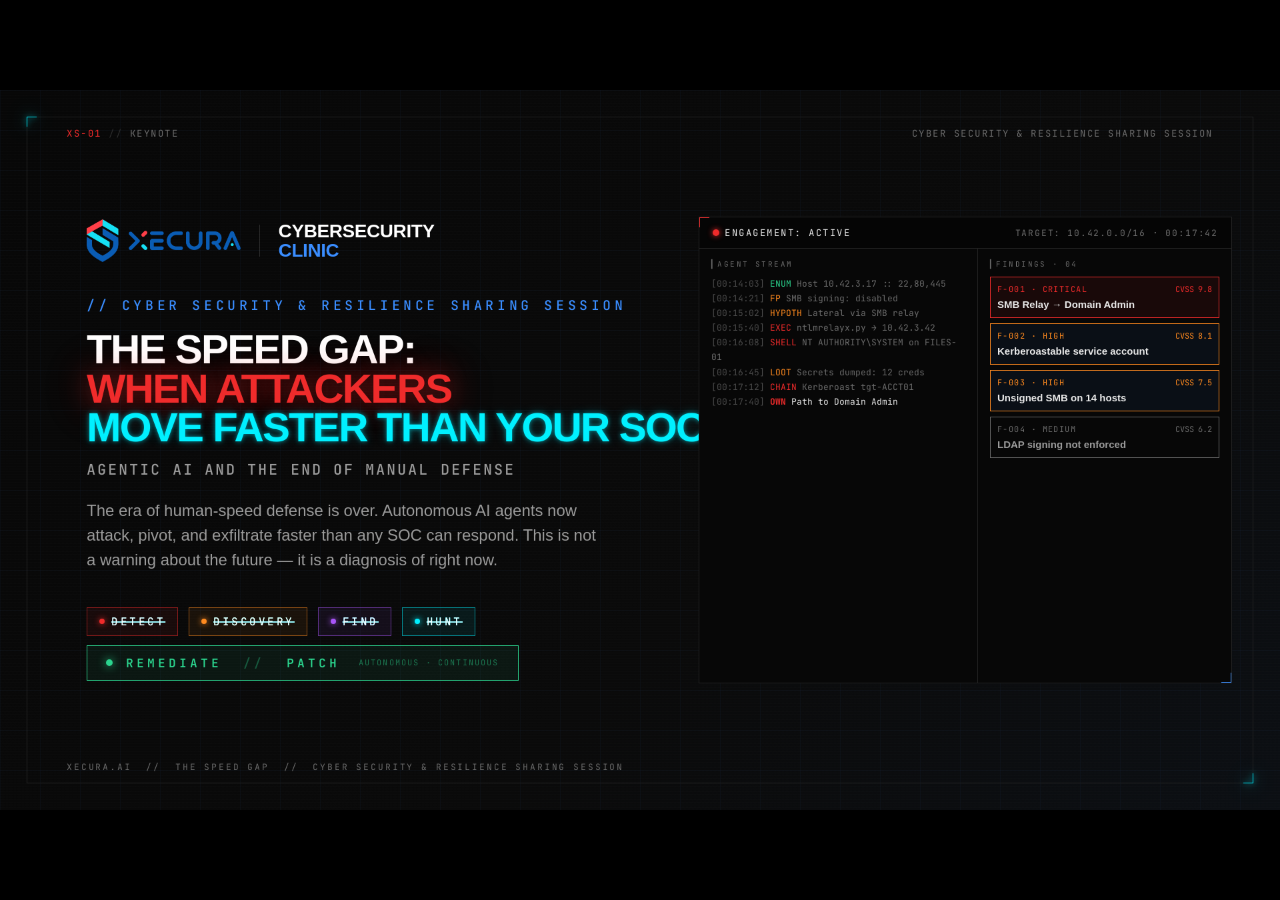
<file: index.html>
<!doctype html>
<html lang="en">
<head>
<meta charset="utf-8" />
<title>The Speed Gap: When Attackers Move Faster Than Your SOC — Cybersecurity Clinic | Cyber Security &amp; Resilience Sharing Session</title>
<link rel="stylesheet" href="styles.css" />
<script src="deck-stage.js"></script>
<style>
  @keyframes pulse-dot {
    0%, 100% { opacity: 1; box-shadow: 0 0 10px var(--red); }
    50%       { opacity: 0.4; box-shadow: 0 0 3px var(--red); }
  }
  /* Watermark disabled on all slides by default */
  section .slide::after {
    display: none !important;
  }
  /* Xecura logo below XS label on slides 2–14 */
  section:nth-of-type(n+2):nth-of-type(-n+14) .slide::after {
    display: block !important;
    background: url('assets/xecura-logo-white.png') no-repeat right center / contain !important;
    width: 140px !important;
    height: 36px !important;
    opacity: 0.75 !important;
    top: 84px !important;
    right: 100px !important;
    bottom: auto !important;
    left: auto !important;
  }
  /* Xecura blue accent */
  :root {
    --xblue: #3a8dff;
    --xpurple: #a855f7;
    --xcyan: #00f0ff;
  }
  @keyframes xblue-pulse {
    0%,100% { box-shadow: 0 0 8px var(--xblue); transform:scale(1); }
    50%      { box-shadow: 0 0 20px var(--xblue), 0 0 36px rgba(58,141,255,0.4); transform:scale(1.35); }
  }
  .tag.xblue { border-color:var(--xblue); color:var(--xblue); background:rgba(58,141,255,0.07); }
  .tag.xblue .dot { background:var(--xblue); animation:xblue-pulse 1.6s ease-in-out infinite; }
  @keyframes xcyan-pulse {
    0%,100% { box-shadow: 0 0 8px var(--xcyan); transform:scale(1); }
    50%      { box-shadow: 0 0 20px var(--xcyan), 0 0 36px rgba(0,240,255,0.4); transform:scale(1.35); }
  }
  .tag.xcyan { border-color:var(--xcyan); color:var(--xcyan); background:rgba(0,240,255,0.07); }
  .tag.xcyan .dot { background:var(--xcyan); animation:xcyan-pulse 1.6s ease-in-out infinite 0.3s; }

  /* ── TV Glitch effect on struck tags ── */
  @keyframes glitch-body {
    0%,88%            { transform:translate(0,0) skewX(0deg); }
    89%               { transform:translate(-4px,0) skewX(-2deg); }
    90%               { transform:translate(4px,1px) skewX(2.5deg); }
    91%               { transform:translate(-2px,-1px) skewX(-1deg); }
    92%               { transform:translate(5px,0) skewX(1.5deg); }
    93%               { transform:translate(-3px,1px) skewX(-2.5deg); }
    94%,100%          { transform:translate(0,0) skewX(0deg); }
  }
  @keyframes glitch-before {
    0%,88%  { clip-path:inset(100% 0 100% 0); transform:translate(0,0);   opacity:0; }
    89%     { clip-path:inset(10% 0 65% 0);   transform:translate(-7px,0); opacity:0.9; }
    90%     { clip-path:inset(55% 0 12% 0);   transform:translate(7px,0);  opacity:0.8; }
    91%     { clip-path:inset(30% 0 48% 0);   transform:translate(-5px,0); opacity:0.85; }
    92%     { clip-path:inset(75% 0 5% 0);    transform:translate(6px,0);  opacity:0.7; }
    93%     { clip-path:inset(42% 0 33% 0);   transform:translate(-4px,0); opacity:0.8; }
    94%,100%{ clip-path:inset(100% 0 100% 0); transform:translate(0,0);   opacity:0; }
  }
  @keyframes glitch-after {
    0%,88%  { clip-path:inset(100% 0 100% 0); transform:translate(0,0);   opacity:0; }
    89%     { clip-path:inset(50% 0 22% 0);   transform:translate(9px,0);  opacity:0.8; }
    90%     { clip-path:inset(8% 0 72% 0);    transform:translate(-8px,0); opacity:0.75; }
    91%     { clip-path:inset(68% 0 18% 0);   transform:translate(6px,0);  opacity:0.7; }
    92%     { clip-path:inset(22% 0 58% 0);   transform:translate(-5px,0); opacity:0.8; }
    93%     { clip-path:inset(82% 0 4% 0);    transform:translate(5px,0);  opacity:0.65; }
    94%,100%{ clip-path:inset(100% 0 100% 0); transform:translate(0,0);   opacity:0; }
  }
  @keyframes glitch-flicker {
    0%,85%,87%,89%,91%,93%,100% { opacity:1; }
    86%,88%,90%,92%              { opacity:0.1; }
  }

  /* Wrapper: positions the ghost layers */
  .gt {
    position: relative;
    display: inline-block;
    animation: glitch-body 3.8s steps(1) infinite;
    text-decoration: line-through;
    text-decoration-thickness: 2px;
  }
  .gt::before, .gt::after {
    content: attr(data-text);
    position: absolute;
    inset: 0;
    font-family: 'JetBrains Mono', monospace;
    font-size: inherit;
    letter-spacing: inherit;
    text-transform: uppercase;
    white-space: nowrap;
    pointer-events: none;
    text-decoration: line-through;
    text-decoration-thickness: 2px;
  }
  .gt::before {
    animation: glitch-before 3.8s steps(1) infinite;
    color: #00f0ff;
    text-decoration-color: #00f0ff;
  }
  .gt::after {
    animation: glitch-after 3.8s steps(1) infinite;
    color: #ffffff;
    text-decoration-color: rgba(255,255,255,0.6);
  }
  /* Per-tag timing offsets */
  .gt-d  { animation-delay: 0s;    } .gt-d::before  { animation-delay: 0s;    } .gt-d::after  { animation-delay: 0s;    }
  .gt-di { animation-delay: 0.9s;  } .gt-di::before { animation-delay: 0.9s;  } .gt-di::after { animation-delay: 0.9s;  }
  .gt-f  { animation-delay: 1.7s;  } .gt-f::before  { animation-delay: 1.7s;  } .gt-f::after  { animation-delay: 1.7s;  }
  .gt-h  { animation-delay: 2.5s;  } .gt-h::before  { animation-delay: 2.5s;  } .gt-h::after  { animation-delay: 2.5s;  }

  .glitch-dot { animation: glitch-flicker 3.8s steps(1) infinite; }

  /* All slides: top-left & bottom-right corners → blue neon */
  .slide-frame::before,
  .slide-frame::after {
    border-color: #00f0ff !important;
    filter: drop-shadow(0 0 5px #00f0ff) drop-shadow(0 0 14px rgba(0,240,255,0.65));
  }

  /* CISO neon blue */
  .neon-ciso {
    color: #00f0ff;
    text-shadow: 0 0 6px rgba(0,240,255,0.5), 0 0 16px rgba(0,240,255,0.25);
  }

  /* Timeline connector */
  .timeline-line {
    width: 2px;
    background: linear-gradient(180deg, var(--red) 0%, #a855f7 50%, var(--xblue) 100%);
    position: absolute;
    left: 50%;
    top: 0; bottom: 0;
    transform: translateX(-50%);
    opacity: 0.35;
  }

  /* Agent node pulse */
  @keyframes agent-ping {
    0%  { transform:scale(1);   opacity:1; }
    70% { transform:scale(2.2); opacity:0; }
    100%{ transform:scale(2.2); opacity:0; }
  }
  .agent-ping::after {
    content:'';
    position:absolute;
    inset:-4px;
    border-radius:50%;
    border:2px solid currentColor;
    animation:agent-ping 2s cubic-bezier(0,0,0.2,1) infinite;
  }

  /* Glowing headline */
  .glow-red {
    color: var(--red);
    text-shadow: 0 0 40px rgba(239,43,43,0.55), 0 0 80px rgba(239,43,43,0.25);
  }
  .glow-blue {
    color: var(--xblue);
    text-shadow: 0 0 40px rgba(58,141,255,0.55), 0 0 80px rgba(58,141,255,0.25);
  }

  /* Cover bg grid */
  .cover-grid {
    position:absolute;
    inset:0;
    background-image:
      linear-gradient(rgba(58,141,255,0.04) 1px, transparent 1px),
      linear-gradient(90deg, rgba(58,141,255,0.04) 1px, transparent 1px);
    background-size: 60px 60px;
    pointer-events:none;
  }
  .xs03-beam {
    position: absolute;
    left: 0;
    width: 6px;
    height: 70px;
    background: linear-gradient(180deg,
      transparent 0%,
      rgba(239,43,43,0.2) 15%,
      rgba(239,43,43,0.85) 42%,
      rgba(255,220,220,0.98) 50%,
      rgba(239,43,43,0.85) 58%,
      rgba(239,43,43,0.2) 85%,
      transparent 100%
    );
    animation: xs03-laser 4s linear infinite;
    box-shadow: 0 0 8px 2px rgba(239,43,43,0.5);
  }
  @keyframes xs03-laser {
    0%   { top: 110%; }
    25%  { top: -70px; }
    50%  { top: 110%; }
    50.001% { top: 110%; }
    100% { top: 110%; }
  }

</style>
</head>
<body>

<deck-stage width="1920" height="1080">

<!-- ============================================================ -->
<!-- 01 COVER                                                     -->
<!-- ============================================================ -->
<section data-label="01 Cover">
  <div class="slide" style="background:linear-gradient(135deg, #070707 0%, #0a0a0a 60%, rgba(58,141,255,0.04) 100%);">
    <div class="scan"></div>
    <div class="cover-grid"></div>
    <div class="slide-frame"></div>

    <div class="slide-meta">
      <div><span class="id">XS-01</span> <span class="sep">//</span> KEYNOTE</div>
      <div>CYBER SECURITY &amp; RESILIENCE SHARING SESSION</div>
    </div>

    <!-- Left content -->
    <div style="position:absolute; inset:0; display:flex; flex-direction:column; justify-content:center; padding:0 130px;">
      <!-- Logo -->
      <div style="margin-bottom:52px; display:flex; align-items:center; gap:28px;">
        <img src="assets/xecura-logo.png" style="height:64px;" alt="Xecura" />
        <div style="width:1px; height:48px; background:rgba(255,255,255,0.15);"></div>
        <div style="font-size:28px; font-weight:800; letter-spacing:-0.015em; line-height:1.05; color:var(--white);">CYBERSECURITY<br/><span style="color:var(--xblue);">CLINIC</span></div>
      </div>

      <div class="eyebrow" style="margin-bottom:24px; color:var(--xblue);">// CYBER SECURITY &amp; RESILIENCE SHARING SESSION</div>

      <h1 style="font-size:62px; font-weight:700; line-height:0.94; letter-spacing:-0.035em; color:var(--white); margin-bottom:20px;">
        THE SPEED GAP:<br/>
        <span class="glow-red">WHEN ATTACKERS</span><br/>
        <span class="neon-ciso">MOVE FASTER THAN YOUR SOC.</span>
      </h1>

      <div class="eyebrow" style="margin-bottom:20px; color:var(--dim); font-size:22px; letter-spacing:0.14em;">Agentic AI and the End of Manual Defense</div>

      <p style="font-size:24px; color:var(--dim); max-width:780px; line-height:1.55; margin-top:8px; margin-bottom:44px;">
        The era of human-speed defense is over. Autonomous AI agents now attack, pivot, and exfiltrate faster than any SOC can respond. This is not a warning about the future — it is a diagnosis of right now.
      </p>

      <div style="display:flex; flex-direction:column; gap:14px; margin-top:8px;">
        <!-- Struck-through old paradigm with glitch -->
        <div style="display:flex; gap:16px; align-items:center;">
          <div class="tag" style="border-color:rgba(239,43,43,0.55); color:#ef2b2b; background:rgba(239,43,43,0.07);">
            <span class="glitch-dot" style="width:8px;height:8px;border-radius:50%;background:#ef2b2b;box-shadow:0 0 10px #ef2b2b;flex-shrink:0;display:inline-block;animation-delay:0s;"></span>
            <span class="gt gt-d" data-text="DETECT" style="color:#ef2b2b; text-decoration-color:#ef2b2b;">DETECT</span>
          </div>
          <div class="tag" style="border-color:rgba(255,138,31,0.55); color:#ff8a1f; background:rgba(255,138,31,0.07);">
            <span class="glitch-dot" style="width:8px;height:8px;border-radius:50%;background:#ff8a1f;box-shadow:0 0 10px #ff8a1f;flex-shrink:0;display:inline-block;animation-delay:0.9s;"></span>
            <span class="gt gt-di" data-text="DISCOVERY" style="color:#ff8a1f; text-decoration-color:#ff8a1f;">DISCOVERY</span>
          </div>
          <div class="tag" style="border-color:rgba(168,85,247,0.55); color:#a855f7; background:rgba(168,85,247,0.07);">
            <span class="glitch-dot" style="width:8px;height:8px;border-radius:50%;background:#a855f7;box-shadow:0 0 10px #a855f7;flex-shrink:0;display:inline-block;animation-delay:1.7s;"></span>
            <span class="gt gt-f" data-text="FIND" style="color:#a855f7; text-decoration-color:#a855f7;">FIND</span>
          </div>
          <div class="tag" style="border-color:rgba(0,240,255,0.55); color:#00f0ff; background:rgba(0,240,255,0.07);">
            <span class="glitch-dot" style="width:8px;height:8px;border-radius:50%;background:#00f0ff;box-shadow:0 0 10px #00f0ff;flex-shrink:0;display:inline-block;animation-delay:2.5s;"></span>
            <span class="gt gt-h" data-text="HUNT" style="color:#00f0ff; text-decoration-color:#00f0ff;">HUNT</span>
          </div>
        </div>
        <!-- New paradigm: full-width REMEDIATE PATCH panel -->
        <div style="display:flex; align-items:center; gap:20px; padding:14px 28px; border:1px solid var(--green); background:rgba(43,212,142,0.07); width:fit-content; min-width:480px;">
          <div style="width:10px; height:10px; border-radius:50%; background:var(--green); box-shadow:0 0 14px var(--green); flex-shrink:0; animation:pulse-green 1.6s ease-in-out infinite;"></div>
          <div class="mono" style="font-size:18px; letter-spacing:0.28em; color:var(--green); text-transform:uppercase; font-weight:600;">REMEDIATE &nbsp;<span style="color:rgba(43,212,142,0.35);">//</span>&nbsp; PATCH</div>
          <div class="mono" style="font-size:12px; letter-spacing:0.18em; color:rgba(43,212,142,0.5); margin-left:8px;">AUTONOMOUS · CONTINUOUS</div>
        </div>
      </div>
    </div>

    <!-- Right: Live dashboard widget (ENGAGEMENT: ACTIVE) -->
    <div style="position:absolute; right:72px; top:50%; transform:translateY(-50%); width:800px; height:700px; border:1px solid var(--line); background:var(--void); overflow:hidden; display:flex; flex-direction:column;">
      <!-- Topbar -->
      <div style="display:flex; align-items:center; justify-content:space-between; padding:14px 20px; border-bottom:1px solid var(--line); background:#050505; flex-shrink:0;">
        <div style="display:flex; gap:8px; align-items:center;">
          <div style="width:10px; height:10px; border-radius:50%; background:var(--red); box-shadow:0 0 8px var(--red);"></div>
          <div class="mono" style="font-size:14px; letter-spacing:0.18em; color:var(--text); text-transform:uppercase;">ENGAGEMENT: ACTIVE</div>
        </div>
        <div class="mono" style="font-size:13px; color:var(--muted); letter-spacing:0.14em;">TARGET: 10.42.0.0/16 · <span id="cover-dash-elapsed">00:17:42</span></div>
      </div>

      <!-- Body: two columns -->
      <div style="display:grid; grid-template-columns:1.1fr 1fr; flex:1; overflow:hidden;">
        <!-- Agent stream log -->
        <div style="padding:16px 18px; border-right:1px solid var(--line); background:#070707; overflow:hidden; display:flex; flex-direction:column;">
          <div class="mono" style="font-size:11px; letter-spacing:0.22em; color:var(--muted); text-transform:uppercase; margin-bottom:12px; flex-shrink:0;">▎AGENT STREAM</div>
          <div id="cover-dash-stream" style="font-family:'JetBrains Mono',monospace; font-size:13px; line-height:1.7; color:#6a6a6a; overflow:hidden; flex:1;">
            <div><span style="color:#4a4a4a;">[00:14:03]</span> <span style="color:#2bd48e;">ENUM</span> Host 10.42.3.17 :: 22,80,445</div>
            <div><span style="color:#4a4a4a;">[00:14:21]</span> <span style="color:#ff8a1f;">FP</span> SMB signing: disabled</div>
            <div><span style="color:#4a4a4a;">[00:15:02]</span> <span style="color:#ff8a1f;">HYPOTH</span> Lateral via SMB relay</div>
            <div><span style="color:#4a4a4a;">[00:15:40]</span> <span style="color:#ef2b2b;">EXEC</span> ntlmrelayx.py → 10.42.3.42</div>
            <div><span style="color:#4a4a4a;">[00:16:08]</span> <span style="color:#ef2b2b;">SHELL</span> NT AUTHORITY\SYSTEM on FILES-01</div>
            <div><span style="color:#4a4a4a;">[00:16:45]</span> <span style="color:#ff8a1f;">LOOT</span> Secrets dumped: 12 creds</div>
            <div><span style="color:#4a4a4a;">[00:17:12]</span> <span style="color:#ef2b2b;">CHAIN</span> Kerberoast tgt-ACCT01</div>
            <div><span style="color:#4a4a4a;">[00:17:40]</span> <span style="color:#ef2b2b; font-weight:700;">OWN</span> <span style="color:#e8e8e8;">Path to Domain Admin</span></div>
          </div>
        </div>

        <!-- Findings panel -->
        <div style="padding:16px 18px; display:flex; flex-direction:column; overflow:hidden;">
          <div class="mono" style="font-size:11px; letter-spacing:0.22em; color:var(--muted); text-transform:uppercase; margin-bottom:12px; flex-shrink:0;">▎FINDINGS · <span id="cover-dash-count">04</span></div>
          <div id="cover-dash-findings-list" style="overflow:hidden; display:flex; flex-direction:column; gap:8px; flex:1;">
            <div data-finding style="border:1px solid #ef2b2b; background:rgba(239,43,43,0.08); padding:10px;">
              <div style="display:flex; justify-content:space-between; align-items:baseline; margin-bottom:6px;">
                <div class="mono" style="font-size:12px; color:#ef2b2b; letter-spacing:0.12em;">F-001 · CRITICAL</div>
                <div class="mono" style="font-size:12px; color:#ef2b2b;">CVSS 9.8</div>
              </div>
              <div style="font-size:15px; font-weight:600; color:#e8e8e8; line-height:1.2;">SMB Relay → Domain Admin</div>
            </div>
            <div data-finding style="border:1px solid #ff8a1f; background:rgba(58,141,255,0.06); padding:10px;">
              <div style="display:flex; justify-content:space-between; align-items:baseline; margin-bottom:6px;">
                <div class="mono" style="font-size:12px; color:#ff8a1f; letter-spacing:0.12em;">F-002 · HIGH</div>
                <div class="mono" style="font-size:12px; color:#ff8a1f;">CVSS 8.1</div>
              </div>
              <div style="font-size:15px; font-weight:600; color:#e8e8e8; line-height:1.2;">Kerberoastable service account</div>
            </div>
            <div data-finding style="border:1px solid #ff8a1f; background:rgba(58,141,255,0.06); padding:10px;">
              <div style="display:flex; justify-content:space-between; align-items:baseline; margin-bottom:6px;">
                <div class="mono" style="font-size:12px; color:#ff8a1f; letter-spacing:0.12em;">F-003 · HIGH</div>
                <div class="mono" style="font-size:12px; color:#ff8a1f;">CVSS 7.5</div>
              </div>
              <div style="font-size:15px; font-weight:600; color:#e8e8e8; line-height:1.2;">Unsigned SMB on 14 hosts</div>
            </div>
            <div data-finding style="border:1px solid #6a6a6a; padding:10px;">
              <div style="display:flex; justify-content:space-between; align-items:baseline; margin-bottom:6px;">
                <div class="mono" style="font-size:12px; color:#6a6a6a; letter-spacing:0.12em;">F-004 · MEDIUM</div>
                <div class="mono" style="font-size:12px; color:#6a6a6a;">CVSS 6.2</div>
              </div>
              <div style="font-size:15px; font-weight:600; color:#9a9a9a; line-height:1.2;">LDAP signing not enforced</div>
            </div>
          </div>
        </div>
      </div>

      <!-- Corner accents -->
      <div style="position:absolute; top:-1px; left:-1px; width:16px; height:16px; border-top:2px solid var(--red); border-left:2px solid var(--red); pointer-events:none;"></div>
      <div style="position:absolute; bottom:-1px; right:-1px; width:16px; height:16px; border-bottom:2px solid var(--xblue); border-right:2px solid var(--xblue); pointer-events:none;"></div>
    </div>

    <div class="brandline">
      <div class="mono" style="color:var(--muted); font-size:13px; letter-spacing:0.22em;">XECURA.AI &nbsp;//&nbsp; THE SPEED GAP &nbsp;//&nbsp; CYBER SECURITY &amp; RESILIENCE SHARING SESSION</div>
    </div>
  </div>
</section>

<!-- ============================================================ -->
<!-- 03 THE DARK WEB ICEBERG                                      -->
<!-- ============================================================ -->
<section data-label="03 The Dark Web Iceberg">
  <div class="slide" style="background:linear-gradient(135deg, #050607 0%, #0a0a0a 65%, rgba(239,43,43,0.03) 100%); overflow:hidden;">
    <div class="slide-frame"></div>
    <div class="slide-meta">
      <div><span class="id">XS-02</span> <span class="sep">//</span> THREAT LANDSCAPE</div>
      <div>THE DARK WEB ICEBERG</div>
    </div>

    <div style="position:absolute; inset:0; display:grid; grid-template-columns:640px 1fr; overflow:hidden;">

      <!-- Left: Iceberg illustration -->
      <div style="position:relative; border-right:1px solid var(--line); background:radial-gradient(ellipse at 50% 12%, rgba(0,240,255,0.07) 0%, transparent 55%); display:flex; align-items:center; justify-content:center;">
        <svg viewBox="0 0 620 800" width="500" height="645" style="overflow:visible;">
          <defs>
            <linearGradient id="icTip" x1="0" y1="0" x2="0" y2="1">
              <stop offset="0%" stop-color="#ffffff"/>
              <stop offset="100%" stop-color="#bfe9ff"/>
            </linearGradient>
            <linearGradient id="icDeep" x1="0" y1="0" x2="0" y2="1">
              <stop offset="0%" stop-color="#3a8dff"/>
              <stop offset="100%" stop-color="#0d2b52"/>
            </linearGradient>
            <linearGradient id="icDark" x1="0" y1="0" x2="0" y2="1">
              <stop offset="0%" stop-color="#1a0a12"/>
              <stop offset="100%" stop-color="#000000"/>
            </linearGradient>
            <linearGradient id="waterBand" x1="0" y1="0" x2="0" y2="1">
              <stop offset="0%" stop-color="rgba(0,240,255,0.14)"/>
              <stop offset="100%" stop-color="rgba(0,240,255,0)"/>
            </linearGradient>
            <clipPath id="underClip">
              <polygon points="200,230 345,230 410,290 450,370 430,460 460,540 410,610 360,670 300,720 240,670 190,610 140,540 170,460 150,370 190,290"/>
            </clipPath>
          </defs>

          <!-- water band -->
          <rect x="0" y="230" width="620" height="500" fill="url(#waterBand)"/>

          <!-- underwater mass: deep web + dark web -->
          <g clip-path="url(#underClip)">
            <rect x="0" y="230" width="620" height="455" fill="url(#icDeep)"/>
            <rect x="0" y="685" width="620" height="120" fill="url(#icDark)"/>
          </g>
          <polygon points="200,230 345,230 410,290 450,370 430,460 460,540 410,610 360,670 300,720 240,670 190,610 140,540 170,460 150,370 190,290" fill="none" stroke="rgba(58,141,255,0.5)" stroke-width="1.5"/>

          <!-- tip above water: surface web -->
          <polygon points="260,70 320,65 345,150 300,230 220,230 200,150" fill="url(#icTip)" stroke="rgba(255,255,255,0.6)" stroke-width="1.5"/>

          <!-- waterline -->
          <path d="M0,230 Q30,220 60,230 T120,230 T180,230 T240,230 T300,230 T360,230 T420,230 T480,230 T540,230 T620,230" fill="none" stroke="#00f0ff" stroke-width="2" opacity="0.55"/>

          <!-- dark web pulse marker -->
          <circle cx="300" cy="710" r="6" fill="#ef2b2b" opacity="0.9">
            <animate attributeName="opacity" values="1;0.3;1" dur="1.6s" repeatCount="indefinite"/>
          </circle>

          <!-- Surface web label -->
          <line x1="345" y1="120" x2="480" y2="90" stroke="rgba(255,255,255,0.35)" stroke-width="1"/>
          <text x="486" y="82" fill="#ffffff" font-family="'JetBrains Mono',monospace" font-size="18" font-weight="700">SURFACE WEB</text>
          <text x="486" y="106" fill="#9a9a9a" font-family="'JetBrains Mono',monospace" font-size="14">~4% · Google, news,</text>
          <text x="486" y="124" fill="#9a9a9a" font-family="'JetBrains Mono',monospace" font-size="14">social media</text>

          <!-- Deep web label -->
          <line x1="450" y1="400" x2="500" y2="400" stroke="rgba(58,141,255,0.45)" stroke-width="1"/>
          <text x="506" y="392" fill="#3a8dff" font-family="'JetBrains Mono',monospace" font-size="18" font-weight="700">DEEP WEB</text>
          <text x="506" y="416" fill="#9a9a9a" font-family="'JetBrains Mono',monospace" font-size="14">~90% · databases, medical</text>
          <text x="506" y="434" fill="#9a9a9a" font-family="'JetBrains Mono',monospace" font-size="14">&amp; financial records</text>

          <!-- Dark web label -->
          <line x1="360" y1="700" x2="480" y2="700" stroke="rgba(239,43,43,0.55)" stroke-width="1"/>
          <text x="486" y="692" fill="#ef2b2b" font-family="'JetBrains Mono',monospace" font-size="18" font-weight="700">DARK WEB</text>
          <text x="486" y="716" fill="#9a9a9a" font-family="'JetBrains Mono',monospace" font-size="14">~6% · Tor, black markets —</text>
          <text x="486" y="734" fill="#9a9a9a" font-family="'JetBrains Mono',monospace" font-size="14">the deepest, most dangerous layer</text>
        </svg>
      </div>

      <!-- Right: Insight content -->
      <div style="padding:76px 68px 56px; display:flex; flex-direction:column; justify-content:center; overflow:hidden;">
        <div class="eyebrow" style="margin-bottom:14px; color:var(--red);">// WHAT LIES BENEATH THE SURFACE</div>
        <h2 class="h-title" style="font-size:46px; margin-bottom:20px;">Entering the dark web is like <span style="color:var(--red);">walking into a black market.</span></h2>
        <p class="body-lg" style="font-size:24px; margin-bottom:24px;">Behind the anonymity of Tor and encrypted marketplaces is not idle curiosity — it's an unregulated bazaar. <span style="color:var(--white);">Weapons, narcotics, malware, and even contract killers</span> are listed, rated, and shipped like ordinary e-commerce.</p>

        <!-- Stat row -->
        <div style="display:grid; grid-template-columns:repeat(4, 1fr); gap:16px; margin-bottom:24px;">
          <div class="stat" style="border-left-color:var(--red); padding:6px 0 6px 16px;">
            <div class="num" style="font-size:36px;"><span id="xs03-a" data-count="15" style="color:var(--red);">0</span><span style="color:var(--red); font-size:0.55em;">B+</span></div>
            <div class="label" style="font-size:12px; letter-spacing:0.1em; margin-top:6px; line-height:1.4;">Stolen credentials circulating dark web forums</div>
          </div>
          <div class="stat" style="border-left-color:var(--xcyan); padding:6px 0 6px 16px;">
            <div class="num" style="font-size:36px;"><span style="color:var(--xcyan); font-size:0.55em;">$</span><span id="xs03-b" data-count="10.5" data-decimals="1" style="color:var(--xcyan);">0</span><span style="color:var(--xcyan); font-size:0.55em;">T</span></div>
            <div class="label" style="font-size:12px; letter-spacing:0.1em; margin-top:6px; line-height:1.4;">Projected annual cost of global cybercrime by 2025</div>
          </div>
          <div class="stat" style="border-left-color:var(--amber); padding:6px 0 6px 16px;">
            <div class="num" style="font-size:36px;"><span id="xs03-c" data-count="60" style="color:var(--amber);">0</span><span style="color:var(--amber); font-size:0.55em;">%</span></div>
            <div class="label" style="font-size:12px; letter-spacing:0.1em; margin-top:6px; line-height:1.4;">Of dark web listings could directly harm an enterprise</div>
          </div>
          <div class="stat" style="border-left-color:var(--xpurple); padding:6px 0 6px 16px;">
            <div class="num" style="font-size:36px;"><span style="color:var(--xpurple); font-size:0.55em;">$</span><span id="xs03-d" data-count="20" style="color:var(--xpurple);">0</span></div>
            <div class="label" style="font-size:12px; letter-spacing:0.1em; margin-top:6px; line-height:1.4;">Avg. price of a single stolen credit card record</div>
          </div>
        </div>
        <div class="mono" style="font-size:11px; color:var(--muted); letter-spacing:0.08em; margin-bottom:20px; margin-top:-10px;">Digital Shadows · Cybersecurity Ventures · Terbium Labs · Privacy Affairs Dark Web Price Index</div>

        <div style="display:grid; grid-template-columns:1fr 1fr; gap:12px;">
          <div style="display:flex; gap:12px; align-items:flex-start; padding:12px 16px; border:1px solid rgba(239,43,43,0.25); background:rgba(239,43,43,0.04);">
            <div class="mono" style="font-size:15px; color:var(--red);">▸</div>
            <div>
              <div style="font-size:16px; font-weight:600; color:var(--white);">Weapons Trafficking</div>
              <div style="font-size:13px; color:var(--dim); margin-top:3px;">Firearms and explosives sold with no ID, no background check.</div>
            </div>
          </div>
          <div style="display:flex; gap:12px; align-items:flex-start; padding:12px 16px; border:1px solid rgba(239,43,43,0.25); background:rgba(239,43,43,0.04);">
            <div class="mono" style="font-size:15px; color:var(--red);">▸</div>
            <div>
              <div style="font-size:16px; font-weight:600; color:var(--white);">Narcotics &amp; Drugs</div>
              <div style="font-size:13px; color:var(--dim); margin-top:3px;">Wholesale drug marketplaces shipping globally, rated like an online store.</div>
            </div>
          </div>
          <div style="display:flex; gap:12px; align-items:flex-start; padding:12px 16px; border:1px solid rgba(239,43,43,0.25); background:rgba(239,43,43,0.04);">
            <div class="mono" style="font-size:15px; color:var(--red);">▸</div>
            <div>
              <div style="font-size:16px; font-weight:600; color:var(--white);">Malware &amp; Exploit Kits</div>
              <div style="font-size:13px; color:var(--dim); margin-top:3px;">Ransomware-as-a-service, zero-days, and botnets available for rent.</div>
            </div>
          </div>
          <div style="display:flex; gap:12px; align-items:flex-start; padding:12px 16px; border:1px solid rgba(239,43,43,0.25); background:rgba(239,43,43,0.04);">
            <div class="mono" style="font-size:15px; color:var(--red);">▸</div>
            <div>
              <div style="font-size:16px; font-weight:600; color:var(--white);">Contract Killers</div>
              <div style="font-size:13px; color:var(--dim); margin-top:3px;">"Hitman-for-hire" listings preying on the desperate and the reckless.</div>
            </div>
          </div>
          <div style="display:flex; gap:12px; align-items:flex-start; padding:12px 16px; border:1px solid rgba(239,43,43,0.25); background:rgba(239,43,43,0.04);">
            <div class="mono" style="font-size:15px; color:var(--red);">▸</div>
            <div>
              <div style="font-size:16px; font-weight:600; color:var(--white);">Stolen Data &amp; Credentials</div>
              <div style="font-size:13px; color:var(--dim); margin-top:3px;">Breached databases, credit cards, and identity kits sold by the thousand.</div>
            </div>
          </div>
          <div style="display:flex; gap:12px; align-items:flex-start; padding:12px 16px; border:1px solid rgba(239,43,43,0.25); background:rgba(239,43,43,0.04);">
            <div class="mono" style="font-size:15px; color:var(--red);">▸</div>
            <div>
              <div style="font-size:16px; font-weight:600; color:var(--white);">Counterfeit Documents</div>
              <div style="font-size:13px; color:var(--dim); margin-top:3px;">Fake passports, IDs, and diplomas manufactured to order.</div>
            </div>
          </div>
        </div>

        <div class="glass-shimmer" style="margin-top:26px; padding:18px 26px; border:1px solid rgba(239,43,43,0.4); background:rgba(239,43,43,0.05); display:flex; align-items:center; gap:18px;">
          <div style="width:6px; min-height:40px; align-self:stretch; background:var(--red);"></div>
          <div style="font-size:19px; color:var(--dim); line-height:1.5;">Only <strong style="color:var(--white);">~4%</strong> of the internet is visible to search engines. The rest — including the darkest 6% — operates far outside anyone's control.</div>
        </div>
      </div>
    </div>
  </div>
</section>

<!-- ============================================================ -->
<!-- 04 MYTHOS: THE ANTHROPIC PARADIGM                            -->
<!-- ============================================================ -->
<section data-label="03 Mythos by Anthropic">
  <div class="slide" style="overflow:hidden;">
    <div class="slide-frame"></div>


    <div class="slide-meta">
      <div><span class="id">XS-03</span> <span class="sep">//</span> ORIGIN</div>
      <div>MYTHOS: THE PARADIGM SHIFT BY ANTHROPIC</div>
    </div>

    <!-- Header -->
    <div style="margin-top:56px; max-width:1720px;">
      <div style="display:flex; align-items:center; gap:20px; margin-bottom:14px;">
        <div class="eyebrow" style="color:var(--red);">// PROJECT GLASSWING · 7 APRIL 2026 · ACCESS RESTRICTED</div>
        <div style="display:inline-flex; align-items:center; gap:8px; border:1px solid rgba(239,43,43,0.5); background:rgba(239,43,43,0.07); padding:5px 12px;">
          <div style="width:7px; height:7px; border-radius:50%; background:var(--red); box-shadow:0 0 8px var(--red); animation:pulse-dot 1.4s ease-in-out infinite;"></div>
          <div class="mono" style="font-size:11px; color:var(--red); letter-spacing:0.2em;">LIVE RESTRICTED</div>
        </div>
      </div>
      <h2 class="h-title" style="font-size:52px; white-space:nowrap;"><span style="color:var(--red);">Claude Mythos</span> — too dangerous for the public.<br/><span style="color:var(--xcyan);">Project Glasswing races to patch first.</span></h2>
      <p class="body-lg" style="margin-top:16px;">
        Anthropic's most capable model — above Opus — identified over 1,000 zero-days autonomously across every major OS and browser. Not released to the public. Partners race to fix critical infrastructure before adversaries build the same.
      </p>
    </div>

    <!-- Stat grid -->
    <div style="display:grid; grid-template-columns:repeat(4, 1fr); gap:20px; margin-top:36px;">
      <div class="stat" style="position:relative;">
        <div style="position:absolute;left:0;top:0;width:6px;height:100%;z-index:5;pointer-events:none;overflow:hidden;"><div class="xs03-beam"></div></div>
        <div class="num"><span id="c05-a" data-count="1000" style="color:var(--red);">0</span><span style="color:var(--red); font-size:0.5em;">+</span></div>
        <div class="label">Zero-days found autonomously</div>
        <div style="font-size:11px; color:var(--muted); margin-top:8px; font-family:'JetBrains Mono',monospace;">Anthropic · red.anthropic.com · 2026</div>
      </div>
      <div class="stat" style="position:relative;">
        <div style="position:absolute;left:0;top:0;width:6px;height:100%;z-index:5;pointer-events:none;overflow:hidden;"><div class="xs03-beam"></div></div>
        <div class="num"><span style="color:var(--xcyan);">$</span><span id="c05-b" data-count="100" style="color:var(--xcyan);">0</span><span style="color:var(--xcyan); font-size:0.5em;">M</span></div>
        <div class="label">Glasswing model usage credits</div>
        <div style="font-size:11px; color:var(--muted); margin-top:8px; font-family:'JetBrains Mono',monospace;">Anthropic · Project Glasswing · 2026</div>
      </div>
      <div class="stat" style="position:relative;">
        <div style="position:absolute;left:0;top:0;width:6px;height:100%;z-index:5;pointer-events:none;overflow:hidden;"><div class="xs03-beam"></div></div>
        <div class="num"><span id="c05-c" data-count="40" style="color:var(--xpurple);">0</span><span style="color:var(--xpurple); font-size:0.5em;">+</span></div>
        <div class="label">Organizations with access</div>
        <div style="font-size:11px; color:var(--muted); margin-top:8px; font-family:'JetBrains Mono',monospace;">12 launch partners + 40+ additional orgs</div>
      </div>
      <div class="stat" style="position:relative;">
        <div style="position:absolute;left:0;top:0;width:6px;height:100%;z-index:5;pointer-events:none;overflow:hidden;"><div class="xs03-beam"></div></div>
        <div class="num"><span id="c05-d" data-count="27" style="color:var(--amber);">0</span><span style="color:var(--amber); font-size:0.5em;">yr</span></div>
        <div class="label">Oldest vuln found — OpenBSD</div>
        <div style="font-size:11px; color:var(--muted); margin-top:8px; font-family:'JetBrains Mono',monospace;">Anthropic Mythos Preview Report · 2026</div>
      </div>
    </div>

    <!-- Detail banner -->
    <div class="glass-shimmer" style="margin-top:32px; border:1px solid rgba(239,43,43,0.4); background:rgba(239,43,43,0.05); padding:24px 36px;">
      <div class="eyebrow" style="margin-bottom:16px; font-size:19px; color:var(--green);">// WHAT MYTHOS &amp; PROJECT GLASSWING REVEALED</div>
      <div style="display:grid; grid-template-columns:1fr 1fr 1fr 1fr; gap:32px;">
        <div>
          <div style="font-size:22px; font-weight:600; color:var(--white); margin-bottom:8px;">Autonomous Exploitation</div>
          <div style="font-size:19px; color:var(--dim); line-height:1.6;">Discovers, chains &amp; exploits zero-days — no human input.</div>
        </div>
        <div>
          <div style="font-size:22px; font-weight:600; color:var(--white); margin-bottom:8px;">FreeBSD RCE · 17 Years</div>
          <div style="font-size:19px; color:var(--dim); line-height:1.6;">Root-level RCE hidden for 17 years — found and exploited autonomously.</div>
        </div>
        <div>
          <div style="font-size:22px; font-weight:600; color:var(--white); margin-bottom:8px;">99% Still Unpatched</div>
          <div style="font-size:19px; color:var(--dim); line-height:1.6;">Over 99% of findings remain unpatched. The backlog is overwhelming.</div>
        </div>
        <div>
          <div style="font-size:22px; font-weight:600; color:var(--white); margin-bottom:8px;">The Race Has Begun</div>
          <div style="font-size:19px; color:var(--dim); line-height:1.6;">EU &amp; White House on alert. Adversaries without safety constraints are building the same.</div>
        </div>
      </div>
    </div>

    <!-- Bottom strip -->
    <div class="glass-shimmer" style="margin-top:28px; padding:20px 32px; border:1px solid rgba(0,240,255,0.4); background:rgba(0,240,255,0.05); display:flex; align-items:center; gap:24px;">
      <div style="width:6px; min-height:48px; align-self:stretch; flex-shrink:0; background:var(--xcyan);"></div>
      <div class="h-sub" style="font-size:30px; font-weight:500;">
        The model is locked. <span style="color:var(--xcyan);">But the race to build an unlocked equivalent has already begun.</span> <span style="font-size:18px; color:var(--muted); font-family:'JetBrains Mono',monospace;">— TechCrunch · Axios · WEF · Dark Reading · Forrester</span>
      </div>
    </div>
  </div>
</section>

<!-- ============================================================ -->
<!-- 03 THE NEW THREAT REALITY (was 02)                           -->
<!-- ============================================================ -->
<section data-label="04 Threat Reality">
  <div class="slide">
    <div class="slide-frame"></div>
    <div class="slide-meta">
      <div><span class="id">XS-04</span> <span class="sep">//</span> THREAT BRIEFING</div>
      <div>THE NEW THREAT REALITY</div>
    </div>

    <div style="margin-top:56px; max-width:1400px;">
      <div class="eyebrow" style="margin-bottom:14px; color:var(--red);">// THREAT INTELLIGENCE BRIEF · Q1 2026</div>
      <h2 class="h-title">The attack surface is no longer <span class="red">static.</span></h2>
      <p class="body-lg" style="margin-top:16px; max-width:1920px;">
        Every metric has worsened. <span style="color:var(--xblue); font-weight:600;">AI-powered adversaries now operate at machine speed</span> — continuous, adaptive, and ruthlessly efficient.
      </p>
    </div>

    <div style="display:grid; grid-template-columns:repeat(4, 1fr); gap:20px; margin-top:36px;">
      <div class="stat" id="xs03-s1" style="position:relative;">
        <div style="position:absolute;left:0;top:0;width:6px;height:100%;z-index:5;pointer-events:none;overflow:hidden;"><div class="xs03-beam" style="animation-delay:0s;"></div></div>
        <div class="num"><span id="c02-a" data-count="4151" data-suffix="%" style="color:var(--red);">0%</span></div>
        <div class="label" style="color:var(--xcyan);">AI-powered phishing surge</div>
        <div style="font-size:15px; color:var(--muted); margin-top:8px; font-family:'JetBrains Mono',monospace;">SlashNext State of Phishing 2025 - Q1 2026</div>
      </div>
      <div class="stat" id="xs03-s2" style="position:relative;">
        <div style="position:absolute;left:0;top:0;width:6px;height:100%;z-index:5;pointer-events:none;overflow:hidden;"><div class="xs03-beam" style="animation-delay:0s;"></div></div>
        <div class="num"><span style="color:var(--red);">$</span><span id="c02-b" data-count="4.88" data-decimals="2">0.00</span><span style="color:var(--red); font-size:0.6em;">M</span></div>
        <div class="label" style="color:var(--xcyan);">Avg. cost of a data breach</div>
        <div style="font-size:15px; color:var(--muted); margin-top:8px; font-family:'JetBrains Mono',monospace;">IBM Cost of Data Breach 2025 - Q1 2026</div>
      </div>
      <div class="stat" id="xs03-s3" style="position:relative;">
        <div style="position:absolute;left:0;top:0;width:6px;height:100%;z-index:5;pointer-events:none;overflow:hidden;"><div class="xs03-beam" style="animation-delay:0s;"></div></div>
        <div class="num"><span style="color:var(--red);">&lt;</span><span id="c02-c" data-count="72">0</span><span style="color:var(--red); font-size:0.5em;">h</span></div>
        <div class="label" style="color:var(--xcyan);">Time-to-exploit post-CVE with AI</div>
        <div style="font-size:15px; color:var(--muted); margin-top:8px; font-family:'JetBrains Mono',monospace;">Mandiant M-Trends 2026</div>
      </div>
      <div class="stat" id="xs03-s4" style="position:relative;">
        <div style="position:absolute;left:0;top:0;width:6px;height:100%;z-index:5;pointer-events:none;overflow:hidden;"><div class="xs03-beam" style="animation-delay:0s;"></div></div>
        <div class="num"><span id="c02-d" data-count="204">0</span><span style="color:var(--red); font-size:0.5em;">days</span></div>
        <div class="label" style="color:var(--xcyan);">Average breach dwell time</div>
        <div style="font-size:15px; color:var(--muted); margin-top:8px; font-family:'JetBrains Mono',monospace;">IBM Cost of Data Breach 2025 - Q1 2026</div>
      </div>
    </div>

    <!-- AI Threat Banner -->
    <div class="glass-shimmer" style="margin-top:32px; border:1px solid rgba(239,43,43,0.45); background:rgba(239,43,43,0.05); padding:26px 36px;">
      <div class="eyebrow" style="margin-bottom:16px; font-size:19px; color:var(--green);">// ATTACKER PROFILE 2026: FULLY AGENTIC</div>
      <div style="display:grid; grid-template-columns:1fr 1fr 1fr 1fr; gap:32px;">
        <div>
          <div style="font-size:26px; font-weight:600; color:var(--white); margin-bottom:8px;">Autonomous Recon</div>
          <div style="font-size:22px; color:var(--dim); line-height:1.6;">AI agents map your entire attack surface in minutes — not days.</div>
        </div>
        <div>
          <div style="font-size:26px; font-weight:600; color:var(--white); margin-bottom:8px;">Zero-Day Synthesis</div>
          <div style="font-size:22px; color:var(--dim); line-height:1.6;">LLMs discover and weaponize vulnerabilities before signatures exist.</div>
        </div>
        <div>
          <div style="font-size:26px; font-weight:600; color:var(--white); margin-bottom:8px;">Social Engineering at Scale</div>
          <div style="font-size:22px; color:var(--dim); line-height:1.6;">Hyper-personalized phishing campaigns generated in real time.</div>
        </div>
        <div>
          <div style="font-size:26px; font-weight:600; color:var(--white); margin-bottom:8px;">24/7 Persistence</div>
          <div style="font-size:22px; color:var(--dim); line-height:1.6;">Attackers never sleep. Their agents probe your network continuously.</div>
        </div>
      </div>
    </div>

    <div class="glass-shimmer" style="margin-top:28px; padding:20px 32px; border:1px solid rgba(34,197,94,0.5); background:rgba(34,197,94,0.07); display:flex; align-items:center; gap:24px;">
      <div style="width:6px; min-height:48px; align-self:stretch; flex-shrink:0; background:#22c55e;"></div>
      <div class="h-sub" style="font-size:34px; font-weight:500;">
        The adversary has already deployed AI. <span class="neon-ciso">The question is, have you?</span>
      </div>
    </div>
  </div>
</section>


<!-- ============================================================ -->
<!-- 03 THE AGENTIC REVOLUTION                                    -->
<!-- ============================================================ -->
<section data-label="05 Agentic Revolution">
  <div class="slide">
    <div class="slide-frame"></div>
    <div class="slide-meta">
      <div><span class="id">XS-05</span> <span class="sep">//</span> CONTEXT</div>
      <div>THE AGENTIC REVOLUTION</div>
    </div>

    <div style="position:absolute; top:110px; left:100px; right:100px; bottom:50px; display:grid; grid-template-columns:1fr 1.1fr; gap:80px; overflow:hidden;">
      <div>
        <div class="eyebrow" style="margin-bottom:24px; color:var(--xblue);">// WHAT IS AN AI AGENT?</div>
        <h2 class="h-section" style="margin-bottom:28px;">
          AI that doesn't just <span style="color:var(--xblue);">respond</span> — it <span class="red">acts.</span>
        </h2>

        <div class="eyebrow" style="margin-bottom:14px; color:var(--xblue);">// HOW AGENTS THINK</div>
        <div style="display:flex; flex-direction:column; gap:12px;">
          <div style="display:flex; gap:20px; align-items:center; padding:18px 24px; border:1px solid rgba(58,141,255,0.35); background:rgba(58,141,255,0.05);">
            <div class="mono" style="color:var(--xblue); font-size:34px; font-weight:700; width:56px; flex-shrink:0;">01</div>
            <div>
              <div style="font-size:28px; font-weight:600; color:var(--white); margin-bottom:4px;">Perception</div>
              <div class="small" style="font-size:20px;">Reads context and environment — unprompted.</div>
            </div>
          </div>
          <div style="display:flex; gap:20px; align-items:center; padding:18px 24px; border:1px solid rgba(168,85,247,0.35); background:rgba(168,85,247,0.05);">
            <div class="mono" style="color:var(--xpurple); font-size:34px; font-weight:700; width:56px; flex-shrink:0;">02</div>
            <div>
              <div style="font-size:28px; font-weight:600; color:var(--white); margin-bottom:4px;">Reasoning</div>
              <div class="small" style="font-size:20px;">Plans, adapts, and thinks laterally.</div>
            </div>
          </div>
          <div style="display:flex; gap:20px; align-items:center; padding:18px 24px; border:1px solid rgba(239,43,43,0.35); background:rgba(239,43,43,0.05);">
            <div class="mono" style="color:var(--red); font-size:34px; font-weight:700; width:56px; flex-shrink:0;">03</div>
            <div>
              <div style="font-size:28px; font-weight:600; color:var(--white); margin-bottom:4px;">Action</div>
              <div class="small" style="font-size:20px;">Executes via real tools — autonomously.</div>
            </div>
          </div>
        </div>

        <div style="margin-top:14px; padding:14px 20px; border:1px solid rgba(0,240,255,0.35); background:rgba(0,240,255,0.04); flex-shrink:0;">
          <div style="font-size:18px; color:var(--white); font-weight:500; text-align:center; line-height:1.4;">
            In the Agentic Era, the only adequate defense is an <span style="color:var(--xcyan);">agentic one.</span>
          </div>
        </div>
        <div style="margin-top:12px; padding:16px 22px; border-left:3px solid var(--xblue); background:rgba(58,141,255,0.05); flex-shrink:0;">
          <div style="font-size:18px; color:var(--dim); line-height:1.65; font-style:italic;">
            Agentic AI systems can plan multi-step goals, use tools, browse networks, write and execute code — and learn from every interaction. <span style="color:var(--white); font-style:normal; font-weight:600;">Without human instruction.</span>
          </div>
        </div>

      </div>

      <!-- Right: Agentic AI Loop Animation -->
      <div style="display:flex; flex-direction:column; height:100%; padding-top:20px;">
        <div style="flex:1; display:flex; align-items:center; justify-content:center;">
          <canvas id="xs04-canvas" width="820" height="700" style="display:block; max-width:100%;"></canvas>
        </div>
      </div>
    </div>
  </div>
</section>

<!-- ============================================================ -->
<!-- 05 THE AGENTIC ATTACKER                                      -->
<!-- ============================================================ -->
<section data-label="07 New Doctrine">
  <div class="slide">
    <div class="slide-frame"></div>
    <div class="slide-meta">
      <div><span class="id">XS-06</span> <span class="sep">//</span> DOCTRINE</div>
      <div>THE FIVE PRINCIPLES OF AGENTIC SECURITY</div>
    </div>

    <div style="margin-top:52px;">
      <div class="eyebrow" style="margin-bottom:10px; color:var(--red);">// LEGACY SECURITY CANNOT SURVIVE THE AGENTIC ERA</div>
      <div style="font-size:56px; font-weight:700; color:var(--white); line-height:1.1; margin-bottom:20px; white-space:nowrap;">
        You are fighting a <span style="color:#a855f7;">Formula 1 car</span> with a <span style="color:var(--red);">bicycle.</span>
      </div>
      <div style="font-size:22px; color:rgba(255,255,255,0.6); font-style:italic; line-height:1.5; margin-bottom:36px;">
        Every day you operate without agentic defense is a day your adversaries have a structural advantage. The gap does not close by itself.
      </div>
      <div class="eyebrow" style="margin-bottom:14px; color:var(--xblue);">// THE NEW SECURITY DOCTRINE FOR THE AGENTIC ERA</div>
      <h2 class="h-title" style="margin-bottom:10px; font-size:56px;">
        Fight <span style="color:var(--red);">intelligence</span> with <span class="glow-blue">intelligence.</span>
      </h2>
    </div>

    <div style="margin-top:30px; display:grid; grid-template-columns:repeat(5,1fr); gap:16px;">

      <div class="card" style="border-color:rgba(58,141,255,0.45); background:rgba(58,141,255,0.06); padding:28px 22px;">
        <div class="mono" style="font-size:40px; font-weight:700; color:var(--xblue); margin-bottom:16px; line-height:1;">01</div>
        <div style="font-size:24px; font-weight:700; color:var(--white); margin-bottom:12px; line-height:1.15;">Continuous<br/>Over Periodic</div>
        <div class="bar-track" style="margin-bottom:14px;"><div class="bar-fill" data-width="100" style="width:0%; background:var(--xblue);"></div></div>
        <div class="small" style="font-size:17px; line-height:1.6;">Security is not a quarterly event. Threats exist every second — your defense must too. Annual pentests are photographs of a river that never stops flowing.</div>
      </div>

      <div class="card" style="border-color:rgba(168,85,247,0.45); background:rgba(168,85,247,0.06); padding:28px 22px;">
        <div class="mono" style="font-size:40px; font-weight:700; color:var(--xpurple); margin-bottom:16px; line-height:1;">02</div>
        <div style="font-size:24px; font-weight:700; color:var(--white); margin-bottom:12px; line-height:1.15;">Autonomous<br/>Over Manual</div>
        <div class="bar-track" style="margin-bottom:14px;"><div class="bar-fill" data-width="88" style="width:0%; background:var(--xpurple);"></div></div>
        <div class="small" style="font-size:17px; line-height:1.6;">AI agents attack at machine speed. Human-speed response is inherently inadequate. Autonomous defense agents respond in seconds, not hours.</div>
      </div>

      <div class="card" style="border-color:rgba(239,43,43,0.45); background:rgba(239,43,43,0.06); padding:28px 22px;">
        <div class="mono" style="font-size:40px; font-weight:700; color:var(--red); margin-bottom:16px; line-height:1;">03</div>
        <div style="font-size:24px; font-weight:700; color:var(--white); margin-bottom:12px; line-height:1.15;">Adaptive<br/>Over Rule-Based</div>
        <div class="bar-track" style="margin-bottom:14px;"><div class="bar-fill" data-width="76" style="width:0%; background:var(--red);"></div></div>
        <div class="small" style="font-size:17px; line-height:1.6;">Static rules are dead the moment a novel attack emerges. Agentic defense systems reason and adapt — they don't wait for a signature update.</div>
      </div>

      <div class="card" style="border-color:rgba(255,138,31,0.45); background:rgba(255,138,31,0.06); padding:28px 22px;">
        <div class="mono" style="font-size:40px; font-weight:700; color:var(--amber); margin-bottom:16px; line-height:1;">04</div>
        <div style="font-size:24px; font-weight:700; color:var(--white); margin-bottom:12px; line-height:1.15;">Intelligence-Led<br/>Over Alert-Driven</div>
        <div class="bar-track" style="margin-bottom:14px;"><div class="bar-fill" data-width="63" style="width:0%; background:var(--amber);"></div></div>
        <div class="small" style="font-size:17px; line-height:1.6;">Don't drown in 10,000 alerts per day. AI agents correlate, prioritize, and act on what actually matters — giving your team signal, not noise.</div>
      </div>

      <div class="card" style="border-color:rgba(43,212,142,0.45); background:rgba(43,212,142,0.06); padding:28px 22px;">
        <div class="mono" style="font-size:40px; font-weight:700; color:var(--green); margin-bottom:16px; line-height:1;">05</div>
        <div style="font-size:24px; font-weight:700; color:var(--white); margin-bottom:12px; line-height:1.15;">Platform<br/>Over Patchwork</div>
        <div class="bar-track" style="margin-bottom:14px;"><div class="bar-fill" data-width="52" style="width:0%; background:var(--green);"></div></div>
        <div class="small" style="font-size:17px; line-height:1.6;">37 disconnected tools create 37 blind spots. A unified agentic security platform provides complete, coherent, and coordinated protection across your entire estate.</div>
      </div>
    </div>

    <div class="glass-shimmer" style="margin-top:28px; padding:18px 32px; border:1px solid rgba(58,141,255,0.35); background:rgba(58,141,255,0.05); display:flex; align-items:center; gap:20px;">
      <div style="width:6px; align-self:stretch; background:var(--xblue); flex-shrink:0;"></div>
      <div style="font-size:28px; color:var(--text); line-height:1.5; font-weight:500;">
        These are not best practices. They are <span style="color:var(--xblue);">survival requirements.</span>
      </div>
    </div>
  </div>
</section>

<!-- ============================================================ -->
<!-- 08 AGENTIC AS A SERVICE                                      -->
<!-- ============================================================ -->
<section data-label="09 Introducing Xecura">
  <div class="slide" style="background:linear-gradient(135deg, #070707 0%, #0a0a0a 70%, rgba(58,141,255,0.03) 100%);">
    <div class="scan"></div>
    <div class="slide-frame"></div>
    <div class="slide-meta">
      <div><span class="id">XS-07</span> <span class="sep">//</span> SOLUTION</div>
      <div>INTRODUCING XECURA.AI</div>
    </div>

    <div style="position:absolute; inset:0; display:flex; flex-direction:column; justify-content:center; padding:0 130px;">
      <div style="display:flex; align-items:center; gap:32px; margin-bottom:44px;">
        <img src="assets/xecura-logo.png" style="height:72px;" alt="Xecura" />
        <div style="width:1px; height:60px; background:var(--line);"></div>
        <div class="mono" style="font-size:16px; letter-spacing:0.22em; color:var(--muted);">AGENTIC CYBERSECURITY AS A SERVICE</div>
      </div>

      <div class="eyebrow" style="margin-bottom:24px; color:var(--xcyan);">// THE PLATFORM BUILT FOR THE AGENTIC ERA</div>

      <h1 class="h-display" style="margin-bottom:40px; font-size:110px; max-width:1100px;">
        <span id="xs07-logo" style="color:var(--xblue);"></span><br/>
        Built for the era<br/>where the attacker<br/><span class="red">never stops.</span>
      </h1>

      <p class="body-lg" style="max-width:900px; margin-bottom:44px; font-size:28px;">
        Five purpose-built AI agents. One unified platform. Continuous protection across your entire digital estate — detection, response, compliance, red teaming and threat intelligence. All autonomous. All connected.
      </p>

      <div style="display:flex; gap:20px;">
        <div class="tag plug"><span class="dot"></span>DETECT IN SECONDS</div>
        <div class="tag xblue"><span class="dot"></span>RESPOND AUTONOMOUSLY</div>
        <div class="tag autonomous" style="color:var(--red); border-color:var(--red); background:rgba(239,43,43,0.08);"><span class="dot" style="background:var(--red);"></span>ATTACK CONTINUOUSLY</div>
        <div class="tag dominate" style="color:var(--xpurple); border-color:var(--xpurple); background:rgba(168,85,247,0.08);"><span class="dot" style="background:var(--xpurple);"></span>COMPLY ALWAYS</div>
      </div>
    </div>

    <!-- Right: decorative agent status panel -->
    <div style="position:absolute; right:90px; top:50%; transform:translateY(-50%); width:480px;">
      <div style="border:1px solid rgba(58,141,255,0.3); background:rgba(10,10,10,0.95); padding:28px;">
        <div class="mono" style="font-size:13px; letter-spacing:0.22em; color:var(--xblue); margin-bottom:20px; text-transform:uppercase;">XECURA PLATFORM // AGENT STATUS</div>
        <div style="display:flex; flex-direction:column; gap:12px;">
          <div style="display:flex; justify-content:space-between; align-items:center; padding:12px 16px; border:1px solid rgba(0,240,255,0.3); background:rgba(0,240,255,0.05);">
            <div style="display:flex; flex-direction:column;">
              <div class="mono" style="font-size:11px; color:var(--xcyan); letter-spacing:0.18em; margin-bottom:2px;">XDA · 01</div>
              <div class="mono" style="font-size:14px; color:var(--xcyan); letter-spacing:0.14em;">DETECTION AGENT</div>
            </div>
            <div class="mono" style="font-size:14px; color:var(--xcyan);">● ACTIVE</div>
          </div>
          <div style="display:flex; justify-content:space-between; align-items:center; padding:12px 16px; border:1px solid rgba(0,240,255,0.3); background:rgba(0,240,255,0.05);">
            <div style="display:flex; flex-direction:column;">
              <div class="mono" style="font-size:11px; color:var(--xcyan); letter-spacing:0.18em; margin-bottom:2px;">XRA · 02</div>
              <div class="mono" style="font-size:14px; color:var(--xcyan); letter-spacing:0.14em;">RESPONSE AGENT</div>
            </div>
            <div class="mono" style="font-size:14px; color:var(--xcyan);">● ACTIVE</div>
          </div>
          <div style="display:flex; justify-content:space-between; align-items:center; padding:12px 16px; border:1px solid rgba(58,141,255,0.4); background:rgba(58,141,255,0.07); position:relative;">
            <div style="position:absolute; top:-1px; right:-1px; padding:2px 8px; background:var(--xblue); font-family:'JetBrains Mono',monospace; font-size:9px; letter-spacing:0.2em; color:#fff; font-weight:900;">CORE</div>
            <div style="display:flex; flex-direction:column;">
              <div class="mono" style="font-size:11px; color:var(--xblue); letter-spacing:0.18em; margin-bottom:2px;">XCA · 03</div>
              <div class="mono" style="font-size:14px; color:var(--xblue); letter-spacing:0.14em;">COMPLIANCE AGENT</div>
            </div>
            <div class="mono" style="font-size:14px; color:var(--xblue);">● ACTIVE</div>
          </div>
          <div style="display:flex; justify-content:space-between; align-items:center; padding:12px 16px; border:1px solid rgba(239,43,43,0.3); background:rgba(239,43,43,0.05);">
            <div style="display:flex; flex-direction:column;">
              <div class="mono" style="font-size:11px; color:var(--red); letter-spacing:0.18em; margin-bottom:2px;">XTA · 04</div>
              <div class="mono" style="font-size:14px; color:var(--red); letter-spacing:0.14em;">RED TEAM AGENT</div>
            </div>
            <div class="mono" style="font-size:14px; color:var(--red);">● RUNNING</div>
          </div>
          <div style="display:flex; justify-content:space-between; align-items:center; padding:12px 16px; border:1px solid rgba(43,212,142,0.3); background:rgba(43,212,142,0.05);">
            <div style="display:flex; flex-direction:column;">
              <div class="mono" style="font-size:11px; color:var(--green); letter-spacing:0.18em; margin-bottom:2px;">XDW · 05</div>
              <div class="mono" style="font-size:14px; color:var(--green); letter-spacing:0.14em;">DARKWEB AGENT</div>
            </div>
            <div class="mono" style="font-size:14px; color:var(--green);">● ACTIVE</div>
          </div>
        </div>
        <div style="margin-top:18px; padding-top:16px; border-top:1px solid var(--line);">
          <div class="mono" style="font-size:12px; color:var(--muted); letter-spacing:0.18em; margin-bottom:8px;">XECURA FABRIC // UPTIME</div>
          <div class="mono" style="font-size:28px; color:var(--white); font-weight:700;">99.98% <span style="font-size:14px; color:var(--green);">● OPERATIONAL</span></div>
        </div>
      </div>
    </div>
  </div>
</section>

</deck-stage>

<script>
/* ── Stat counters: slide 02 (Dark Web Iceberg) ── */
(function () {
  const SLIDE_INDEX = 1;
  const DURATION = 1600;
  const EASING = t => t < 0.5 ? 2*t*t : -1+(4-2*t)*t;

  function animateCounter(el) {
    const target = parseFloat(el.dataset.count);
    const decimals = parseInt(el.dataset.decimals ?? '0', 10);
    let start = null;
    function step(ts) {
      if (!start) start = ts;
      const progress = Math.min((ts - start) / DURATION, 1);
      const val = EASING(progress) * target;
      el.textContent = decimals > 0 ? val.toFixed(decimals) : Math.round(val).toLocaleString('en-US');
      if (progress < 1) requestAnimationFrame(step);
      else el.textContent = decimals > 0 ? target.toFixed(decimals) : target.toLocaleString('en-US');
    }
    requestAnimationFrame(step);
  }

  document.querySelector('deck-stage').addEventListener('slidechange', function (e) {
    if (e.detail.index === SLIDE_INDEX) {
      setTimeout(() => {
        e.detail.slide.querySelectorAll('[data-count]').forEach(el => animateCounter(el));
      }, 200);
    }
  });
})();

/* ── Stat counters: slide 03 (Mythos) ── */
(function () {
  const SLIDE_INDEX = 2;
  const DURATION = 1600;
  const EASING = t => t < 0.5 ? 2*t*t : -1+(4-2*t)*t;

  function animateCounter(el) {
    const target = parseFloat(el.dataset.count);
    const decimals = parseInt(el.dataset.decimals ?? '0', 10);
    const orig = el.textContent;
    let start = null;
    function step(ts) {
      if (!start) start = ts;
      const progress = Math.min((ts - start) / DURATION, 1);
      const val = EASING(progress) * target;
      el.textContent = decimals > 0 ? val.toFixed(decimals) : Math.round(val).toLocaleString('en-US');
      if (progress < 1) requestAnimationFrame(step);
      else el.textContent = decimals > 0 ? target.toFixed(decimals) : target.toLocaleString('en-US');
    }
    requestAnimationFrame(step);
  }

  document.querySelector('deck-stage').addEventListener('slidechange', function (e) {
    if (e.detail.index === SLIDE_INDEX) {
      setTimeout(() => {
        e.detail.slide.querySelectorAll('[data-count]').forEach(el => animateCounter(el));
      }, 200);
    }
  });
})();

/* ── Stat counters: slide 05 ── */
(function () {
  const SLIDE_INDEX = 3;
  const DURATION = 1600;
  const EASING = t => t < 0.5 ? 2*t*t : -1+(4-2*t)*t;

  function animateCounter(el) {
    const target = parseFloat(el.dataset.count);
    const decimals = parseInt(el.dataset.decimals ?? '0', 10);
    let start = null;
    function step(ts) {
      if (!start) start = ts;
      const progress = Math.min((ts - start) / DURATION, 1);
      const val = EASING(progress) * target;
      el.textContent = decimals > 0 ? val.toFixed(decimals) : Math.round(val).toLocaleString('en-US');
      if (progress < 1) requestAnimationFrame(step);
      else el.textContent = decimals > 0 ? target.toFixed(decimals) : target.toLocaleString('en-US');
    }
    requestAnimationFrame(step);
  }

  document.querySelector('deck-stage').addEventListener('slidechange', function (e) {
    if (e.detail.index === SLIDE_INDEX) {
      setTimeout(() => {
        e.detail.slide.querySelectorAll('[data-count]').forEach(el => animateCounter(el));
      }, 200);
    }
  });
})();

/* ── Bar fill animations: slide 07 ── */
(function () {
  const SLIDE_INDEX = 6;

  document.querySelector('deck-stage').addEventListener('slidechange', function (e) {
    if (e.detail.index === SLIDE_INDEX) {
      setTimeout(() => {
        e.detail.slide.querySelectorAll('.bar-fill[data-width]').forEach((bar, i) => {
          setTimeout(() => {
            bar.style.width = bar.dataset.width + '%';
          }, i * 150);
        });
      }, 200);
    } else {
      if (e.detail.previousSlide) {
        e.detail.previousSlide.querySelectorAll('.bar-fill[data-width]').forEach(bar => {
          bar.style.width = '0%';
        });
      }
    }
  });
})();

/* ── Live dashboard animation: cover slide (slide 0) ── */
(function () {
  const SLIDE_INDEX = 0;

  const STREAM_ENTRIES = [
    ['SCAN',   '#2bd48e', 'Host 10.42.1.8 :: 21,22,80,8443 discovered'],
    ['FP',     '#ff8a1f', 'Anonymous FTP login allowed on 10.42.1.8'],
    ['EXEC',   '#ef2b2b', 'Extracting plaintext creds from FTP banner'],
    ['HYPOTH', '#ff8a1f', 'Credential reuse across SSH — testing...'],
    ['SHELL',  '#ef2b2b', 'SSH session opened :: 10.42.2.31 (root)'],
    ['ENUM',   '#2bd48e', 'Internal subnet 10.42.5.0/24 mapped'],
    ['LOOT',   '#ff8a1f', '/etc/shadow exfiltrated — 34 hashes'],
    ['CRACK',  '#ef2b2b', '17 hashes cracked (john --wordlist)'],
    ['PIVOT',  '#ef2b2b', 'Lateral move → 10.42.5.12 via reused cred'],
    ['CHAIN',  '#ef2b2b', 'AS-REP roast → svc_backup@corp.local'],
    ['SCAN',   '#2bd48e', 'Host 10.42.7.3 :: 443,3306 open'],
    ['FP',     '#ff8a1f', 'MySQL 5.7 — CVE-2021-2307 candidate'],
    ['EXEC',   '#ef2b2b', 'Exploiting CVE-2021-2307 → RCE'],
    ['OWN',    '#ef2b2b', 'Domain Controller 10.42.0.1 — reachable'],
    ['LOOT',   '#ff8a1f', 'NTDS.dit dump initiated — 1,204 accounts'],
    ['ENUM',   '#2bd48e', 'Cloud metadata endpoint found — AWS IMDSv1'],
    ['EXEC',   '#ef2b2b', 'IAM role credentials extracted from metadata'],
    ['CHAIN',  '#ef2b2b', 'S3 bucket enumeration — 3 buckets exposed'],
    ['HYPOTH', '#ff8a1f', 'Privilege escalation via misconfigured IAM policy'],
    ['OWN',    '#ef2b2b', 'Full cloud account takeover — Admin role assumed'],
  ];

  const EXTRA_FINDINGS = [
    { sev:'CRITICAL', color:'#ef2b2b', bg:'rgba(239,43,43,0.08)', cvss:'9.1', title:'Anonymous FTP → Credential Harvest' },
    { sev:'MEDIUM',   color:'#3a8dff', bg:'rgba(58,141,255,0.06)', cvss:'5.4', title:'Directory Listing Enabled on Web Root' },
    { sev:'CRITICAL', color:'#ef2b2b', bg:'rgba(239,43,43,0.08)', cvss:'9.6', title:'AWS IMDSv1 — Full IAM Takeover' },
    { sev:'LOW',      color:'#6a6a6a', bg:'rgba(255,255,255,0.02)', cvss:'2.9', title:'Verbose Error Messages in HTTP Response' },
    { sev:'CRITICAL', color:'#ef2b2b', bg:'rgba(239,43,43,0.08)', cvss:'9.8', title:'RCE via Unauthenticated API Endpoint' },
    { sev:'HIGH',     color:'#ff8a1f', bg:'rgba(255,138,31,0.06)', cvss:'8.4', title:'SSH Root via Reused Credentials' },
    { sev:'MEDIUM',   color:'#3a8dff', bg:'rgba(58,141,255,0.06)', cvss:'6.1', title:'Reflected XSS on /search Parameter' },
    { sev:'CRITICAL', color:'#ef2b2b', bg:'rgba(239,43,43,0.08)', cvss:'9.3', title:'Pass-the-Hash → Enterprise Admin' },
    { sev:'HIGH',     color:'#ff8a1f', bg:'rgba(255,138,31,0.06)', cvss:'7.8', title:'MySQL RCE — CVE-2021-2307' },
    { sev:'CRITICAL', color:'#ef2b2b', bg:'rgba(239,43,43,0.08)', cvss:'9.9', title:'Unpatched Log4Shell — Remote Execution' },
    { sev:'HIGH',     color:'#ff8a1f', bg:'rgba(255,138,31,0.06)', cvss:'8.8', title:'SSRF → Internal Cloud Metadata Access' },
    { sev:'HIGH',     color:'#ff8a1f', bg:'rgba(255,138,31,0.06)', cvss:'8.1', title:'Insecure Deserialization — Java App' },
    { sev:'HIGH',     color:'#ff8a1f', bg:'rgba(255,138,31,0.06)', cvss:'7.6', title:'Broken Auth — JWT None Algorithm' },
    { sev:'HIGH',     color:'#ff8a1f', bg:'rgba(255,138,31,0.06)', cvss:'8.0', title:'Open Redirect → OAuth Token Theft' },
    { sev:'MEDIUM',   color:'#3a8dff', bg:'rgba(58,141,255,0.06)', cvss:'5.7', title:'Insecure CORS Policy on API Gateway' },
  ];

  let elapsedSecs = 17 * 60 + 42;
  let streamIdx = 0;
  let findingIdx = 0;
  let timers = [];

  function pad2(n) { return String(n).padStart(2, '0'); }
  function fmtTime(s) {
    return pad2(Math.floor(s/3600)) + ':' + pad2(Math.floor((s%3600)/60)) + ':' + pad2(s%60);
  }

  function addStreamEntry() {
    const stream  = document.getElementById('cover-dash-stream');
    const elapsed = document.getElementById('cover-dash-elapsed');
    if (!stream || !elapsed) return;
    const [tag, color, msg] = STREAM_ENTRIES[streamIdx % STREAM_ENTRIES.length];
    streamIdx++;
    const ts  = fmtTime(elapsedSecs);
    const row = document.createElement('div');
    row.className = 'stream-entry';
    row.innerHTML = `<span style="color:#4a4a4a;">[${ts}]</span> <span style="color:${color}; font-weight:${tag==='OWN'?700:400};">${tag}</span> ${msg}`;
    stream.appendChild(row);
    while (stream.children.length > 12) stream.removeChild(stream.firstChild);
  }

  function addFinding() {
    if (findingIdx >= EXTRA_FINDINGS.length) return;
    const list    = document.getElementById('cover-dash-findings-list');
    const countEl = document.getElementById('cover-dash-count');
    if (!list) return;
    const f    = EXTRA_FINDINGS[findingIdx];
    findingIdx++;
    const fNum = 4 + findingIdx;

    const div = document.createElement('div');
    div.setAttribute('data-finding', '');
    div.style.cssText = `border:1px solid ${f.color}; background:${f.bg}; padding:0 10px;
      max-height:0; opacity:0; overflow:hidden;
      transition: max-height 0.45s ease, opacity 0.35s ease, padding 0.45s ease;`;
    div.innerHTML = `
      <div style="display:flex; justify-content:space-between; align-items:baseline; margin-bottom:6px; padding-top:4px;">
        <div style="font-family:'JetBrains Mono',monospace; font-size:12px; color:${f.color}; letter-spacing:0.12em;">F-${pad2(fNum)} · ${f.sev}</div>
        <div style="font-family:'JetBrains Mono',monospace; font-size:12px; color:${f.color};">CVSS ${f.cvss}</div>
      </div>
      <div style="font-size:15px; font-weight:600; color:#e8e8e8; line-height:1.2; padding-bottom:4px;">${f.title}</div>`;

    list.insertBefore(div, list.firstChild);
    requestAnimationFrame(() => requestAnimationFrame(() => {
      div.style.maxHeight = '72px';
      div.style.opacity   = '1';
      div.style.padding   = '10px';
    }));

    setTimeout(() => {
      const items = list.querySelectorAll('[data-finding]');
      if (items.length > 4) {
        const last = items[items.length - 1];
        last.style.transition = 'max-height 0.4s ease, opacity 0.3s ease, padding 0.4s ease';
        last.style.maxHeight  = '0';
        last.style.opacity    = '0';
        last.style.padding    = '0 10px';
        setTimeout(() => last.remove(), 420);
      }
    }, 500);

    if (countEl) countEl.textContent = pad2(fNum);
  }

  function startDash() {
    timers.push(setInterval(() => {
      elapsedSecs++;
      const el = document.getElementById('cover-dash-elapsed');
      if (el) el.textContent = fmtTime(elapsedSecs);
    }, 1000));
    timers.push(setInterval(addStreamEntry, 1000));
    timers.push(setInterval(addFinding, 3000));
  }

  function stopDash() {
    timers.forEach(clearInterval);
    timers = [];
    streamIdx = 0; findingIdx = 0;
    elapsedSecs = 17 * 60 + 42;
    const list = document.getElementById('cover-dash-findings-list');
    if (list) {
      const items = list.querySelectorAll('[data-finding]');
      Array.from(items).slice(0, items.length - 4).forEach(el => el.remove());
    }
    const countEl = document.getElementById('cover-dash-count');
    if (countEl) countEl.textContent = '04';
  }

  window.addEventListener('DOMContentLoaded', () => {
    // Auto-start on cover (slide 0 is active on load)
    setTimeout(startDash, 600);
  });

  document.querySelector('deck-stage').addEventListener('slidechange', function (e) {
    if (e.detail.index === SLIDE_INDEX && e.detail.reason !== 'init') {
      setTimeout(startDash, 300);
    } else if (e.detail.previousIndex === SLIDE_INDEX) {
      stopDash();
    }
  });
})();

/* ── Slide 04: Agentic Mesh Network Animation ── */
(function () {
  const SLIDE_INDEX = 4;
  let rafId = null;

  function initCanvas() {
    const canvas = document.getElementById('xs04-canvas');
    if (!canvas || canvas._xs04ready) return;
    canvas._xs04ready = true;

    const ctx = canvas.getContext('2d');
    const W  = canvas.width;   // 820
    const H  = canvas.height;  // 700
    const CX = W / 2;          // 410
    const CY = H / 2;          // 350

    // ── Agent layout: 8 on outer ring + 1 center ──────────────────
    const R_OUTER = 255;
    const N_OUTER = 8;
    const PHASE_COLORS = { P: '#3a8dff', R: '#a855f7', A: '#ef2b2b' };
    const DUR = { P: 1800, R: 1400, A: 1200 };
    const CYCLE = DUR.P + DUR.R + DUR.A; // 4400 ms

    const OUTER_NAMES = ['RECON','INTEL','DETECT','HUNT','RESPOND','PATCH','COMPLY','DARKWEB'];

    const agents = [
      // center hub
      { id: 0, label: 'XECURA', x: CX, y: CY, isHub: true },
      // outer ring
      ...Array.from({ length: N_OUTER }, (_, i) => {
        const a = (i / N_OUTER) * Math.PI * 2 - Math.PI / 2;
        return {
          id: i + 1,
          label: OUTER_NAMES[i],
          x: CX + R_OUTER * Math.cos(a),
          y: CY + R_OUTER * Math.sin(a),
          isHub: false,
        };
      }),
    ];

    // Stagger phase offsets so agents are never all in the same phase
    agents.forEach((ag, i) => { ag.offset = (i / agents.length) * CYCLE; });

    // ── Edges: outer ring + skip-one + hub→even spokes ─────────────
    const edgeSet = new Set();
    const addEdge = (a, b) => {
      const k = `${Math.min(a,b)}-${Math.max(a,b)}`;
      if (a !== b) edgeSet.add(k);
    };
    for (let i = 1; i <= N_OUTER; i++) {
      addEdge(i, (i % N_OUTER) + 1);           // ring adjacent
      addEdge(i, ((i + 1) % N_OUTER) + 1);     // ring skip-one
    }
    // Hub connects to alternating outer nodes
    [1, 3, 5, 7].forEach(i => addEdge(0, i));

    const edges = [...edgeSet].map(s => s.split('-').map(Number));

    // Adjacency list
    const nbrs = Array.from({ length: agents.length }, () => []);
    edges.forEach(([a, b]) => { nbrs[a].push(b); nbrs[b].push(a); });

    // ── Particle pool ──────────────────────────────────────────────
    let particles = [];
    const lastPhase = Array(agents.length).fill(null);

    function agentPhase(id, now) {
      const t = (now + agents[id].offset) % CYCLE;
      if (t < DUR.P) return { ph: 'P', prog: t / DUR.P };
      if (t < DUR.P + DUR.R) return { ph: 'R', prog: (t - DUR.P) / DUR.R };
      return { ph: 'A', prog: (t - DUR.P - DUR.R) / DUR.A };
    }

    function spawnFrom(id, color) {
      const targets = [...nbrs[id]].sort(() => Math.random() - 0.5).slice(0, 2);
      targets.forEach(to => {
        particles.push({ from: id, to, t: 0, color,
          speed: 1600 + Math.random() * 600 });
      });
    }

    // ── Draw helpers ───────────────────────────────────────────────
    function ease(t) { return t < 0.5 ? 2*t*t : -1+(4-2*t)*t; }

    function drawGrid() {
      ctx.save();
      ctx.strokeStyle = 'rgba(58,141,255,0.045)';
      ctx.lineWidth = 1;
      for (let x = 0; x <= W; x += 26) { ctx.beginPath(); ctx.moveTo(x,0); ctx.lineTo(x,H); ctx.stroke(); }
      for (let y = 0; y <= H; y += 26) { ctx.beginPath(); ctx.moveTo(0,y); ctx.lineTo(W,y); ctx.stroke(); }
      ctx.restore();
    }

    function drawEdges() {
      ctx.save();
      ctx.lineWidth = 1;
      edges.forEach(([a, b]) => {
        ctx.beginPath();
        ctx.moveTo(agents[a].x, agents[a].y);
        ctx.lineTo(agents[b].x, agents[b].y);
        ctx.strokeStyle = agents[a].isHub || agents[b].isHub
          ? 'rgba(0,240,255,0.1)' : 'rgba(58,141,255,0.1)';
        ctx.stroke();
      });
      ctx.restore();
    }

    function drawParticle(p) {
      const a  = agents[p.from], b = agents[p.to];
      const et = ease(p.t);
      const px = a.x + (b.x - a.x) * et;
      const py = a.y + (b.y - a.y) * et;

      // Trail
      for (let i = 5; i >= 1; i--) {
        const tt = ease(Math.max(0, p.t - i * 0.04));
        const tx = a.x + (b.x - a.x) * tt;
        const ty = a.y + (b.y - a.y) * tt;
        ctx.beginPath(); ctx.arc(tx, ty, 3 - i * 0.4, 0, Math.PI*2);
        ctx.fillStyle = p.color + Math.round((0.5 - i * 0.08) * 255).toString(16).padStart(2,'0');
        ctx.fill();
      }
      // Glow halo
      const g = ctx.createRadialGradient(px, py, 0, px, py, 11);
      g.addColorStop(0, p.color + 'bb'); g.addColorStop(1, p.color + '00');
      ctx.beginPath(); ctx.arc(px, py, 11, 0, Math.PI*2);
      ctx.fillStyle = g; ctx.fill();
      // Core
      ctx.beginPath(); ctx.arc(px, py, 3, 0, Math.PI*2);
      ctx.fillStyle = '#fff'; ctx.fill();
    }

    function drawAgent(ag, ph, prog, ts) {
      const color = PHASE_COLORS[ph];
      const nr    = ag.isHub ? 54 : 36;
      const pulse = Math.sin(ts / 420 + ag.id * 1.1) * 0.07;
      const r     = nr * (1 + pulse);

      ctx.save();

      // Ambient glow (always on)
      const g = ctx.createRadialGradient(ag.x, ag.y, r * 0.3, ag.x, ag.y, r * 3.4);
      g.addColorStop(0, color + '2e'); g.addColorStop(1, color + '00');
      ctx.beginPath(); ctx.arc(ag.x, ag.y, r * 3.4, 0, Math.PI*2);
      ctx.fillStyle = g; ctx.fill();

      // Ring
      ctx.beginPath(); ctx.arc(ag.x, ag.y, r, 0, Math.PI*2);
      ctx.strokeStyle = color; ctx.lineWidth = ag.isHub ? 2 : 1.5;
      ctx.globalAlpha = 0.92; ctx.stroke(); ctx.globalAlpha = 1;

      // Fill
      ctx.beginPath(); ctx.arc(ag.x, ag.y, r - 1, 0, Math.PI*2);
      ctx.fillStyle = color + '1a'; ctx.fill();

      // Progress arc (phase progress indicator)
      ctx.beginPath();
      ctx.arc(ag.x, ag.y, r + 5, -Math.PI/2, -Math.PI/2 + prog * Math.PI * 2);
      ctx.strokeStyle = color; ctx.lineWidth = 2;
      ctx.globalAlpha = 0.55; ctx.stroke(); ctx.globalAlpha = 1;

      // Label (ID above, phase below)
      ctx.textAlign = 'center'; ctx.textBaseline = 'middle';
      ctx.fillStyle = color;
      ctx.font = `bold ${ag.isHub ? 13 : 12}px 'JetBrains Mono', monospace`;
      ctx.fillText(ag.label, ag.x, ag.y - 12);

      ctx.fillStyle = '#e0e0e0';
      ctx.font = `bold ${ag.isHub ? 15 : 14}px 'JetBrains Mono', monospace`;
      ctx.fillText(ph, ag.x, ag.y + 7);

      ctx.restore();
    }

    // ── Main loop ──────────────────────────────────────────────────
    let lastTs = null;

    function frame(ts) {
      const dt = lastTs ? ts - lastTs : 0;
      lastTs   = ts;

      ctx.clearRect(0, 0, W, H);
      ctx.fillStyle = '#070707'; ctx.fillRect(0, 0, W, H);

      drawGrid();
      drawEdges();

      // Update agents + spawn particles
      agents.forEach(ag => {
        const { ph, prog } = agentPhase(ag.id, ts);
        if (ph === 'A' && lastPhase[ag.id] !== 'A') spawnFrom(ag.id, PHASE_COLORS.A);
        lastPhase[ag.id] = ph;
        drawAgent(ag, ph, prog, ts);
      });

      // Update + draw particles
      particles.forEach(p => { p.t += dt / p.speed; });
      particles.forEach(drawParticle);
      particles = particles.filter(p => p.t < 1.0);

      rafId = requestAnimationFrame(frame);
    }

    rafId = requestAnimationFrame(frame);
  }

  function stopCanvas() {
    if (rafId) { cancelAnimationFrame(rafId); rafId = null; }
    const c = document.getElementById('xs04-canvas');
    if (c) c._xs04ready = false;
  }

  document.querySelector('deck-stage').addEventListener('slidechange', function (e) {
    if (e.detail.index === SLIDE_INDEX) setTimeout(initCanvas, 80);
    else if (e.detail.previousIndex === SLIDE_INDEX) stopCanvas();
  });
})();

/* ── Cover grid parallax shimmer ── */
(function () {
  const grid = document.querySelector('.cover-grid');
  if (!grid) return;
  document.addEventListener('mousemove', function(e) {
    const x = (e.clientX / window.innerWidth - 0.5) * 18;
    const y = (e.clientY / window.innerHeight - 0.5) * 18;
    grid.style.transform = `translate(${x}px, ${y}px)`;
  });
})();
</script>

<script>
/* ── Slide 06: Agent Terminal Typewriter Animations ── */
(function () {
  const SLIDE_INDEX = 5;

  const AGENTS = [
    { id: 'xs06-t1', cmds: [
      '> subfinder -d target.corp',
      '> [+] 847 subdomains found',
      '> nmap -sV -p- 203.0.113.0/24',
      '> [+] 23 open services mapped',
      '> s3scanner --bucket corp-backup',
      '> [!] exposed S3 bucket found',
    ]},
    { id: 'xs06-t2', cmds: [
      '> analyze --target corp-vpn v2.4',
      '> CVE-2024-3094 [CRITICAL] match',
      '> craft exploit chain: 3 vulns',
      '> test payload 0x41414141...',
      '> [+] RCE confirmed, no patch',
      '> generate stage-2 shellcode',
    ]},
    { id: 'xs06-t3', cmds: [
      '> ./exploit --target 10.0.1.5',
      '> [+] shell obtained: root@corp',
      '> install persistence backdoor',
      '> schedule cron every 60s',
      '> deploy agent_lateral.bin',
      '> [+] 3 agents deployed inside',
    ]},
    { id: 'xs06-t4', cmds: [
      '> net view /domain:CORP',
      '> dump lsass.exe credentials',
      '> [+] 142 hashes extracted',
      '> pivot → 192.168.10.0/24',
      '> escalate: admin@corp-dc01',
      '> [+] domain admin acquired',
    ]},
    { id: 'xs06-t5', cmds: [
      '> locate crown-jewels /nas/rd/',
      '> compress 47.3 GB → 9.1 GB',
      '> encrypt AES-256 + rsa-4096',
      '> exfil → c2.185.220.101.x',
      '> wipe eventlog /f /q',
      '> [+] mission complete. exit.',
    ]},
  ];

  const CHAR_DELAY = 38;
  const LINE_PAUSE = 1200;
  const timers = [];

  function typewriter(el, cmds) {
    const cmdEl = el.querySelector('.xs06-cmd');
    const curEl = el.querySelector('.xs06-cur');
    let cmdIdx = 0;
    let charIdx = 0;
    let deleting = false;
    let pausing = false;

    function tick() {
      if (pausing) return;
      const line = cmds[cmdIdx];
      if (!deleting) {
        if (charIdx <= line.length) {
          cmdEl.textContent = line.slice(0, charIdx);
          charIdx++;
          const tid = setTimeout(tick, CHAR_DELAY);
          timers.push(tid);
        } else {
          pausing = true;
          const tid = setTimeout(() => {
            pausing = false;
            deleting = true;
            tick();
          }, LINE_PAUSE);
          timers.push(tid);
        }
      } else {
        if (charIdx > 0) {
          charIdx--;
          cmdEl.textContent = line.slice(0, charIdx);
          const tid = setTimeout(tick, CHAR_DELAY / 2);
          timers.push(tid);
        } else {
          deleting = false;
          cmdIdx = (cmdIdx + 1) % cmds.length;
          const tid = setTimeout(tick, 300);
          timers.push(tid);
        }
      }
    }
    tick();
  }

  function startAll() {
    AGENTS.forEach((ag, i) => {
      const el = document.getElementById(ag.id);
      if (!el) return;
      const offset = i * 400;
      const tid = setTimeout(() => typewriter(el, ag.cmds), offset);
      timers.push(tid);
    });
  }

  function stopAll() {
    timers.forEach(clearTimeout);
    timers.length = 0;
    AGENTS.forEach(ag => {
      const el = document.getElementById(ag.id);
      if (el) { const c = el.querySelector('.xs06-cmd'); if (c) c.textContent = ''; }
    });
  }

  document.querySelector('deck-stage').addEventListener('slidechange', function (e) {
    if (e.detail.index === SLIDE_INDEX) setTimeout(startAll, 300);
    else if (e.detail.previousIndex === SLIDE_INDEX) stopAll();
  });
})();
</script>


<script>
/* ── Slide 03: Stat Left-Border Laser Animations ── */
(function () {
  const SLIDE_INDEX = 3;
  const IDS = ['xs03-l1','xs03-l2','xs03-l3','xs03-l4'];
  const STAT_IDS = ['xs03-s1','xs03-s2','xs03-s3','xs03-s4'];
  const TRAVEL_DUR = 1400;
  const PAUSE_DUR  = 3000;
  const BEAM_LEN   = 60;
  const COLOR      = 'rgba(239,43,43,';  // red matching border
  let rafIds = [];
  let phases = [];
  let phaseStarts = [];

  function ease(t) { return t < 0.5 ? 2*t*t : -1+(4-2*t)*t; }

  function initLaser(idx) {
    const canvas = document.getElementById(IDS[idx]);
    const stat   = document.getElementById(STAT_IDS[idx]);
    if (!canvas || !stat) return;

    const H = stat.offsetHeight || 150;
    canvas.height = H;
    canvas.width  = 6;
    const ctx = canvas.getContext('2d');
    const W = 6, CX = 3;

    phases[idx] = 'up';
    phaseStarts[idx] = null;

    function draw(ts) {
      if (!phaseStarts[idx]) phaseStarts[idx] = ts;
      const elapsed = ts - phaseStarts[idx];
      ctx.clearRect(0, 0, W, H);

      if (phases[idx] === 'pause') {
        if (elapsed >= PAUSE_DUR) { phases[idx] = 'up'; phaseStarts[idx] = ts; }
        rafIds[idx] = requestAnimationFrame(draw);
        return;
      }

      const prog = ease(Math.min(elapsed / TRAVEL_DUR, 1));
      const headY = phases[idx] === 'up'
        ? H - prog * (H + BEAM_LEN)
        : -BEAM_LEN + prog * (H + BEAM_LEN);
      const tailY = headY + BEAM_LEN;

      const y1 = Math.max(Math.min(headY, tailY), 0);
      const y2 = Math.min(Math.max(headY, tailY), H);
      if (y2 > y1) {
        const isUp = phases[idx] === 'up';
        [[6,0.08],[4,0.25],[2,0.7],[1,1.0]].forEach(([w, a]) => {
          const g = ctx.createLinearGradient(0, y1, 0, y2);
          g.addColorStop(0, COLOR + (isUp ? '0)' : `${a})`));
          g.addColorStop(1, COLOR + (isUp ? `${a})` : '0)'));
          ctx.fillStyle = g;
          ctx.fillRect(CX - w/2, y1, w, y2 - y1);
        });
      }

      // bright head dot
      const dotY = phases[idx] === 'up' ? Math.max(headY, 0) : Math.min(tailY, H);
      const rg = ctx.createRadialGradient(CX, dotY, 0, CX, dotY, 5);
      rg.addColorStop(0, 'rgba(255,255,255,0.95)');
      rg.addColorStop(0.4, COLOR + '0.9)');
      rg.addColorStop(1, COLOR + '0)');
      ctx.fillStyle = rg;
      ctx.beginPath(); ctx.arc(CX, dotY, 5, 0, Math.PI*2); ctx.fill();

      if (elapsed >= TRAVEL_DUR) {
        phases[idx] = phases[idx] === 'up' ? 'down' : 'pause';
        phaseStarts[idx] = ts;
      }
      rafIds[idx] = requestAnimationFrame(draw);
    }
    rafIds[idx] = requestAnimationFrame(draw);
  }

  function startAll() {
    IDS.forEach((_, i) => setTimeout(() => initLaser(i), i * 350));
  }

  function stopAll() {
    rafIds.forEach(id => id && cancelAnimationFrame(id));
    rafIds = [];
    IDS.forEach(id => {
      const c = document.getElementById(id);
      if (c) c.getContext('2d').clearRect(0, 0, c.width, c.height);
    });
  }

  document.querySelector('deck-stage').addEventListener('slidechange', function (e) {
    if (e.detail.index === SLIDE_INDEX) setTimeout(startAll, 200);
    else if (e.detail.previousIndex === SLIDE_INDEX) stopAll();
  });
})();

  // XS-07 XECURA.AI typewriter
  (function () {
    const SLIDE_INDEX = 6;
    const TEXT = 'XECURA.AI';
    let timer = null;

    function startTypewriter() {
      const el = document.getElementById('xs07-logo');
      if (!el) return;
      el.textContent = '';
      let i = 0;
      clearInterval(timer);
      function type() {
        el.textContent += TEXT[i];
        i++;
        if (i < TEXT.length) {
          timer = setTimeout(type, 80);
        } else {
          timer = setTimeout(function () { startTypewriter(); }, 3000);
        }
      }
      type();
    }

    function reset() {
      clearInterval(timer);
      const el = document.getElementById('xs07-logo');
      if (el) el.textContent = '';
    }

    document.querySelector('deck-stage').addEventListener('slidechange', function (e) {
      if (e.detail.index === SLIDE_INDEX) setTimeout(startTypewriter, 200);
      else reset();
    });
  })();
</script>
</body>
</html>
</file>
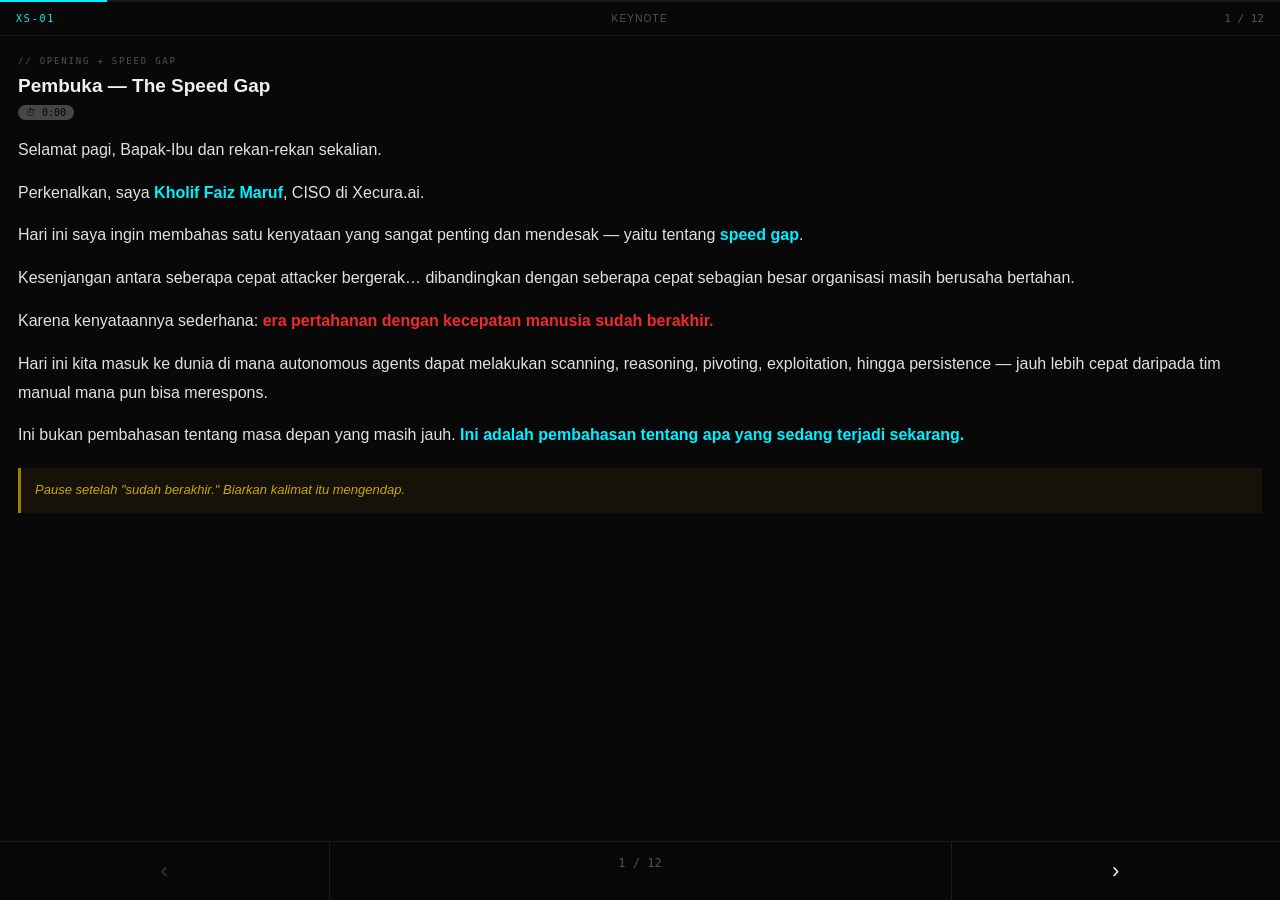
<file: speech.html>
<!DOCTYPE html>
<html lang="id">
<head>
<meta charset="UTF-8"/>
<meta name="viewport" content="width=device-width, initial-scale=1.0, maximum-scale=1.0, user-scalable=no"/>
<title>Xecura — Pitch Speech</title>
<style>
  * { margin:0; padding:0; box-sizing:border-box; -webkit-tap-highlight-color:transparent; }

  :root {
    --bg: #080808;
    --line: rgba(255,255,255,0.08);
    --red: #ef2b2b;
    --blue: #3a8dff;
    --cyan: #00f0ff;
    --green: #2bd48e;
    --amber: #ff8a1f;
    --white: #f0f0f0;
    --dim: rgba(255,255,255,0.55);
    --muted: rgba(255,255,255,0.3);
  }

  body {
    background: var(--bg);
    color: var(--white);
    font-family: -apple-system, 'Segoe UI', sans-serif;
    height: 100dvh;
    overflow: hidden;
    display: flex;
    flex-direction: column;
  }

  #progress-bar { height: 2px; background: var(--line); flex-shrink: 0; }
  #progress-fill { height: 100%; background: var(--cyan); transition: width 0.3s ease; width: 0%; }

  #header {
    display: flex;
    align-items: center;
    justify-content: space-between;
    padding: 10px 16px;
    border-bottom: 1px solid var(--line);
    flex-shrink: 0;
  }
  #slide-id { font-family: monospace; font-size: 10px; letter-spacing: 0.18em; color: var(--cyan); }
  #slide-counter { font-family: monospace; font-size: 11px; color: var(--muted); }
  #slide-title { font-size: 10px; letter-spacing: 0.12em; color: var(--muted); text-transform: uppercase; }

  #deck { flex: 1; overflow: hidden; position: relative; }

  .slide {
    position: absolute;
    inset: 0;
    overflow-y: auto;
    padding: 20px 18px 84px;
    opacity: 0;
    pointer-events: none;
    transform: translateX(40px);
    transition: opacity 0.25s ease, transform 0.25s ease;
    -webkit-overflow-scrolling: touch;
  }
  .slide.active { opacity: 1; pointer-events: all; transform: translateX(0); }
  .slide.prev { transform: translateX(-40px); opacity: 0; }

  .eyebrow {
    font-family: monospace;
    font-size: 9px;
    letter-spacing: 0.2em;
    color: var(--muted);
    margin-bottom: 8px;
    text-transform: uppercase;
  }
  .slide-heading {
    font-size: 19px;
    font-weight: 700;
    line-height: 1.25;
    margin-bottom: 4px;
    color: var(--white);
  }
  .timing {
    display: inline-block;
    font-family: monospace;
    font-size: 10px;
    color: var(--bg);
    background: rgba(255,255,255,0.25);
    padding: 2px 8px;
    border-radius: 20px;
    margin-bottom: 16px;
  }
  .speech-block {
    font-size: 16px;
    line-height: 1.8;
    color: rgba(255,255,255,0.88);
  }
  .speech-block p { margin-bottom: 14px; }
  .speech-block p:last-child { margin-bottom: 0; }

  em { color: var(--cyan); font-style: normal; font-weight: 600; }
  .red { color: var(--red); font-weight: 600; }
  .blue { color: var(--blue); font-weight: 600; }
  .green { color: var(--green); font-weight: 600; }
  .amber { color: var(--amber); font-weight: 600; }

  .stat-row {
    display: flex;
    flex-direction: column;
    gap: 8px;
    margin: 14px 0;
  }
  .stat-item {
    padding: 10px 14px;
    border-left: 3px solid rgba(239,43,43,0.6);
    background: rgba(239,43,43,0.05);
    font-size: 15px;
    line-height: 1.5;
  }
  .stat-item.blue { border-left-color: rgba(58,141,255,0.6); background: rgba(58,141,255,0.05); }
  .stat-item.cyan { border-left-color: rgba(0,240,255,0.6); background: rgba(0,240,255,0.05); }
  .stat-item.green { border-left-color: rgba(43,212,142,0.6); background: rgba(43,212,142,0.05); }
  .stat-item.amber { border-left-color: rgba(255,138,31,0.6); background: rgba(255,138,31,0.05); }

  .note {
    margin-top: 18px;
    padding: 12px 14px;
    border-left: 3px solid rgba(255,200,0,0.6);
    background: rgba(255,200,0,0.05);
    font-size: 13px;
    color: rgba(255,200,0,0.8);
    line-height: 1.6;
    font-style: italic;
  }

  #nav {
    position: fixed;
    bottom: 0; left: 0; right: 0;
    display: flex;
    border-top: 1px solid var(--line);
    background: rgba(8,8,8,0.96);
    backdrop-filter: blur(12px);
    z-index: 100;
  }
  .nav-btn {
    flex: 1;
    padding: 16px;
    border: none;
    background: none;
    color: var(--white);
    font-size: 22px;
    cursor: pointer;
    transition: background 0.15s;
  }
  .nav-btn:active { background: rgba(255,255,255,0.06); }
  .nav-btn:disabled { opacity: 0.2; }
  #nav-center {
    flex: 2;
    padding: 14px;
    border: none;
    background: none;
    color: var(--muted);
    font-size: 12px;
    font-family: monospace;
    text-align: center;
    border-left: 1px solid var(--line);
    border-right: 1px solid var(--line);
  }
</style>
</head>
<body>

<div id="progress-bar"><div id="progress-fill"></div></div>
<div id="header">
  <span id="slide-id">XS-01</span>
  <span id="slide-title">KEYNOTE</span>
  <span id="slide-counter">1 / 12</span>
</div>

<div id="deck">

  <!-- SLIDE 1: COVER -->
  <div class="slide active" data-id="XS-01" data-title="KEYNOTE">
    <div class="eyebrow">// opening + speed gap</div>
    <div class="slide-heading">Pembuka — The Speed Gap</div>
    <span class="timing">⏱ 0:00</span>
    <div class="speech-block">
      <p>Selamat pagi, Bapak-Ibu dan rekan-rekan sekalian.</p>
      <p>Perkenalkan, saya <em>Kholif Faiz Maruf</em>, CISO di Xecura.ai.</p>
      <p>Hari ini saya ingin membahas satu kenyataan yang sangat penting dan mendesak — yaitu tentang <em>speed gap</em>.</p>
      <p>Kesenjangan antara seberapa cepat attacker bergerak… dibandingkan dengan seberapa cepat sebagian besar organisasi masih berusaha bertahan.</p>
      <p>Karena kenyataannya sederhana: <span class="red">era pertahanan dengan kecepatan manusia sudah berakhir.</span></p>
      <p>Hari ini kita masuk ke dunia di mana autonomous agents dapat melakukan scanning, reasoning, pivoting, exploitation, hingga persistence — jauh lebih cepat daripada tim manual mana pun bisa merespons.</p>
      <p>Ini bukan pembahasan tentang masa depan yang masih jauh. <em>Ini adalah pembahasan tentang apa yang sedang terjadi sekarang.</em></p>
    </div>
    <div class="note">Pause setelah "sudah berakhir." Biarkan kalimat itu mengendap.</div>
  </div>

  <!-- SLIDE 2: SPEAKER PROFILE -->
  <div class="slide" data-id="XS-02" data-title="SPEAKER">
    <div class="eyebrow">// speaker framing</div>
    <div class="slide-heading">Mengapa Saya Bicara Tentang Ini</div>
    <span class="timing">⏱ 1:30</span>
    <div class="speech-block">
      <p>Ketika berbicara tentang cybersecurity, banyak organisasi masih berpikir dengan kata kerja lama: detect, discover, find, hunt.</p>
      <p>Tetapi di era agentic, <em>kata-kata itu saja sudah tidak cukup.</em></p>
      <p>Attacker hari ini tidak menunggu jam kerja. Tidak menunggu shift analyst. Tidak menunggu proses eskalasi manual. <span class="red">Mereka bergerak terus-menerus.</span></p>
      <p>Saya berbicara tentang topik ini sebagai seseorang yang sudah lebih dari 20 tahun berada di dunia offensive security, cryptography, threat analysis, dan executive security strategy — dari analis hingga posisi CISO.</p>
      <p>Ketika saya mengatakan bahwa operating model cybersecurity sedang berubah, yang saya maksud bukan perubahan kecil. <em>Yang saya maksud adalah perubahan yang struktural.</em></p>
      <p>Pertanyaannya bukan lagi apakah AI akan memengaruhi cybersecurity. Pertanyaannya adalah: <em>apakah model pertahanan kita masih dirancang untuk dunia yang benar-benar sedang kita hadapi hari ini?</em></p>
    </div>
  </div>

  <!-- SLIDE 3: MYTHOS BY ANTHROPIC -->
  <div class="slide" data-id="XS-03" data-title="ORIGIN">
    <div class="eyebrow">// mythos · project glasswing · 7 april 2026</div>
    <div class="slide-heading">Claude Mythos & Project Glasswing</div>
    <span class="timing">⏱ 2:30</span>
    <div class="speech-block">
      <p>Izinkan saya memulai dengan satu fakta yang sangat spesifik.</p>
      <p>Pada 7 April 2026, Anthropic merilis sebuah laporan dengan status <span class="red">ACCESS RESTRICTED</span>. Mereka membangun sebuah model bernama <span class="red">Claude Mythos</span> — model paling capable mereka saat ini, di atas Claude Opus — dan mereka memutuskan untuk <span class="red">tidak merilis model ini ke publik.</span> Karena terlalu berbahaya.</p>
      <p>Apa yang Mythos lakukan? Secara otonom, tanpa instruksi manusia, model ini berhasil <em>mengidentifikasi lebih dari 1.000 zero-day vulnerabilities</em> di setiap major OS dan browser yang ada.</p>
      <p>Salah satu temuannya: sebuah <span class="red">Remote Code Execution di FreeBSD yang sudah tersembunyi selama 17 tahun.</span> Ditemukan dan dieksploitasi secara otomatis.</p>
      <p>Lalu Anthropic menjalankan <em>Project Glasswing</em> — sebuah program darurat dengan $100 juta kredit model, melibatkan 12 launch partners dan lebih dari 40 organisasi — untuk mencoba menambal temuan-temuan tersebut sebelum adversaries membangun hal yang sama.</p>
      <p>Hasilnya? <span class="red">Lebih dari 99% temuan masih belum di-patch.</span> EU dan White House sudah dalam status siaga.</p>
      <p>Modelnya dikunci. <em>Tapi perlombaan untuk membangun versi tanpa safety constraints sudah dimulai.</em></p>
    </div>
    <div class="note">Pause panjang setelah kalimat terakhir. Ini momen paling kuat di seluruh presentasi.</div>
  </div>

  <!-- SLIDE 4: THREAT REALITY -->
  <div class="slide" data-id="XS-04" data-title="THREAT BRIEFING">
    <div class="eyebrow">// threat reality · data 2025–q1 2026</div>
    <div class="slide-heading">Data Tidak Bisa Berbohong</div>
    <span class="timing">⏱ 3:45</span>
    <div class="speech-block">
      <p>Attack surface sudah tidak lagi statis. Dan angka-angkanya berbicara sendiri.</p>
      <div class="stat-row">
        <div class="stat-item"><span class="red">4.151%</span> — lonjakan AI-powered phishing. Bukan 41 persen. Empat ribu seratus lima puluh satu persen. <span style="color:var(--muted); font-size:13px;">SlashNext 2025–Q1 2026</span></div>
        <div class="stat-item"><span class="red">$4,88 juta</span> — rata-rata biaya satu data breach. <span style="color:var(--muted); font-size:13px;">IBM Cost of Data Breach 2025–Q1 2026</span></div>
        <div class="stat-item"><span class="red">&lt;72 jam</span> — time-to-exploit setelah CVE ditemukan, dengan bantuan AI. <span style="color:var(--muted); font-size:13px;">Mandiant M-Trends 2026</span></div>
        <div class="stat-item"><span class="red">204 hari</span> — rata-rata dwell time penyerang di dalam sistem Anda sebelum terdeteksi. <span style="color:var(--muted); font-size:13px;">IBM 2025–Q1 2026</span></div>
      </div>
      <p>AI-powered adversaries kini mengotomatisasi recon, mempercepat social engineering, menganalisis konfigurasi, dan menyesuaikan pendekatan secara real-time.</p>
      <p><em>Security bukan lagi sekadar fungsi kontrol. Security sekarang menjadi bagian dari cara kita beroperasi di kecepatan AI.</em></p>
      <p>Kalau bisnis kita dipercepat oleh AI, <span class="red">maka risiko kita juga ikut dipercepat oleh AI.</span></p>
    </div>
  </div>

  <!-- SLIDE 5: AGENTIC REVOLUTION -->
  <div class="slide" data-id="XS-05" data-title="CONTEXT">
    <div class="eyebrow">// what is an ai agent</div>
    <div class="slide-heading">AI Agent — Bukan Sekadar Menjawab, Tapi Bertindak</div>
    <span class="timing">⏱ 4:45</span>
    <div class="speech-block">
      <p>Lalu apa sebenarnya yang berubah di era agentic?</p>
      <p><em>AI assistant itu merespons. Tetapi AI agent bertindak.</em></p>
      <p>Cara agent berpikir ada tiga tahap:</p>
      <div class="stat-row">
        <div class="stat-item blue"><span class="blue">01 Perception</span> — membaca context dan environment secara mandiri, tanpa diminta.</div>
        <div class="stat-item amber"><span class="amber">02 Reasoning</span> — merencanakan, beradaptasi, dan berpikir lateral antar langkah.</div>
        <div class="stat-item"><span class="red">03 Action</span> — mengeksekusi menggunakan real tools secara otonom.</div>
      </div>
      <p>Agentic AI dapat merencanakan multi-step goals, menggunakan tools, browse networks, menulis dan mengeksekusi code — <span class="red">dan belajar dari setiap interaksi. Tanpa instruksi manusia.</span></p>
      <p>Kalau attacker bisa menggunakan agents untuk beroperasi tanpa henti, maka defender tidak bisa terus bergantung pada workflow yang dibangun untuk ticket, dashboard, dan antrean manual.</p>
      <p><em>Satu-satunya model pertahanan yang mampu melawan agentic offense adalah agentic defense.</em></p>
    </div>
    <div class="note">Tekankan kalimat terakhir — ini adalah inti dari seluruh presentasi.</div>
  </div>

  <!-- SLIDE 6: DOCTRINE -->
  <div class="slide" data-id="XS-06" data-title="DOCTRINE">
    <div class="eyebrow">// new doctrine · 5 principles</div>
    <div class="slide-heading">Lima Prinsip Doktrin Keamanan Baru</div>
    <span class="timing">⏱ 5:30</span>
    <div class="speech-block">
      <p><span class="red">Anda sedang melawan Formula 1 dengan sepeda.</span> Setiap hari tanpa agentic defense adalah satu hari di mana adversaries memiliki keunggulan struktural. Gap ini tidak menutup sendiri.</p>
      <p>Doktrin baru terdiri dari lima prinsip:</p>
      <div class="stat-row">
        <div class="stat-item blue"><em>01 Continuous over Periodic</em> — Security bukan aktivitas triwulanan. Annual pentest adalah foto dari sungai yang tidak pernah berhenti mengalir.</div>
        <div class="stat-item amber"><em>02 Autonomous over Manual</em> — AI agents menyerang di machine speed. Human-speed response sudah tidak memadai.</div>
        <div class="stat-item"><em>03 Adaptive over Rule-Based</em> — Static rules mati begitu novel attack muncul. Agent defense melakukan reasoning, bukan menunggu signature update.</div>
        <div class="stat-item cyan"><em>04 Intelligence-Led over Alert-Driven</em> — Jangan tenggelam dalam 10.000 alert per hari. Butuh signal, bukan noise.</div>
        <div class="stat-item green"><em>05 Platform over Patchwork</em> — 37 tools terputus menciptakan 37 blind spot. Satu fabric yang terhubung memberikan perlindungan yang koheren.</div>
      </div>
      <p><span class="red">Ini bukan lagi sekadar best practice. Ini adalah survival requirements.</span></p>
    </div>
  </div>

  <!-- SLIDE 7: INTRODUCING XECURA -->
  <div class="slide" data-id="XS-07" data-title="SOLUTION">
    <div class="eyebrow">// introducing xecura.ai</div>
    <div class="slide-heading">XECURA.AI — Built for the Era Where the Attacker Never Stops</div>
    <span class="timing">⏱ 6:30</span>
    <div class="speech-block">
      <p>Dan inilah alasan mengapa kami membangun <em>Xecura.ai</em>.</p>
      <p>Bukan sebagai dashboard tambahan. Bukan sebagai lapisan alert tambahan. Bukan sebagai security product yang menambah kompleksitas.</p>
      <p>Kami membangun Xecura sebagai <em>Agentic Cybersecurity as a Service</em> — platform yang dirancang khusus untuk era ini.</p>
      <p>Lima AI agents. Satu unified platform. <em>Perlindungan continuous di seluruh digital estate</em> — detection, response, compliance, red teaming, dan threat intelligence. Semua otonom. Semua terhubung.</p>
      <div class="stat-row">
        <div class="stat-item cyan">DETECT IN SECONDS</div>
        <div class="stat-item blue">RESPOND AUTONOMOUSLY</div>
        <div class="stat-item">ATTACK CONTINUOUSLY</div>
        <div class="stat-item amber">COMPLY ALWAYS</div>
      </div>
      <p>Karena di era ini, arsitektur yang menang bukan hanya lebih banyak manpower. <em>Yang menang adalah pertahanan berkecepatan mesin, yang tetap diarahkan oleh strategi manusia.</em></p>
    </div>
  </div>

  <!-- SLIDE 8: PLATFORM ARCHITECTURE -->
  <div class="slide" data-id="XS-08" data-title="ARCHITECTURE">
    <div class="eyebrow">// xecura agentic fabric · 5 agents</div>
    <div class="slide-heading">Lima Agent — Satu Fabric — Coverage Lengkap</div>
    <span class="timing">⏱ 7:15</span>
    <div class="speech-block">
      <p>Di inti Xecura, ada satu gagasan sederhana: <em>setiap lapisan keamanan harus didukung oleh agents yang tidak pernah berhenti.</em></p>
      <div class="stat-row">
        <div class="stat-item cyan"><em>XDA · Detection Agent</em> — Behavioral AI. Mendeteksi pola ancaman novel dan zero-day secara real-time. Powered by Google SecOps.</div>
        <div class="stat-item cyan"><em>XRA · Response Agent</em> — Auto-containment dalam hitungan detik. Playbook execution, forensic collection, root cause analysis.</div>
        <div class="stat-item blue"><em>XCA · Compliance Agent</em> — Real-time posture: ISO 27001, SOC 2, GDPR, NIST, PCI-DSS. Continuous audit, control mapping, evidence collection, regulator-ready reports.</div>
        <div class="stat-item"><em>XTA · Red Team Agent</em> — Continuous pentesting. Zero-day discovery, exploit chain mapping, CVSS-scored findings. 365 hari per tahun.</div>
        <div class="stat-item green"><em>XDW · Darkweb Agent</em> — 24/7 surveillance. Credential leak detection, breach monitoring, threat actor profiling, early warning alerts.</div>
      </div>
      <p>Semua agent terhubung dalam <em>XECURA AI FABRIC™</em> — agent orchestration, shared threat intel, unified telemetry, API integrations, zero-trust mesh.</p>
      <p>Uptime platform: <em>99.98% — OPERATIONAL.</em></p>
    </div>
  </div>

  <!-- SLIDE 9: COMPLIANCE AGENT -->
  <div class="slide" data-id="XS-09" data-title="COMPLIANCE">
    <div class="eyebrow">// compliance agent · xca·03</div>
    <div class="slide-heading">Compliance Bukan Aktivitas Tahunan</div>
    <span class="timing">⏱ 8:00</span>
    <div class="speech-block">
      <p>Satu hal yang sangat penting: <em>compliance tidak seharusnya berdiri terpisah dari security operations.</em></p>
      <p>Di banyak organisasi, compliance masih dianggap sebagai pekerjaan menjelang audit — panic mode berkala. Padahal di era agentic, compliance seharusnya menjadi output langsung dari operating security posture.</p>
      <p>Xecura Compliance Agent mengotomasi seluruh proses untuk <em>ISO 27001, ISO 27701, GDPR, NIST CSF, PCI-DSS, dan OJK/BI</em> — mulai dari:</p>
      <div class="stat-row">
        <div class="stat-item blue">Continuous audit monitoring</div>
        <div class="stat-item blue">Control mapping otomatis</div>
        <div class="stat-item blue">Evidence collection real-time</div>
        <div class="stat-item blue">Regulator-ready reports kapan saja</div>
      </div>
      <p>Hasilnya: <em>hemat 300+ jam per tahun</em>, dan <span class="blue">hingga $200.000 penghematan biaya compliance</span> — dari panic audit menjadi audit-ready always.</p>
      <p>Untuk industri yang highly regulated seperti perbankan dan fintech, <span class="red">ini bukan fitur tambahan. Ini adalah game changer.</span></p>
    </div>
  </div>

  <!-- SLIDE 10: RED TEAM & DARKWEB -->
  <div class="slide" data-id="XS-10" data-title="OFFENSIVE & INTEL">
    <div class="eyebrow">// red team · darkweb · xta·04 · xdw·05</div>
    <div class="slide-heading">Serang Diri Sendiri Sebelum Musuh Melakukannya</div>
    <span class="timing">⏱ 8:30</span>
    <div class="speech-block">
      <p>Masih banyak organisasi yang melakukan red teaming seperti kegiatan kalender — setahun sekali. <span class="red">Padahal attacker tidak bekerja secara tahunan.</span></p>
      <p><em>Red Team Agent (XTA)</em> melakukan continuous pentesting 365 hari per tahun:</p>
      <div class="stat-row">
        <div class="stat-item">Zero-day discovery otomatis di infrastruktur Anda sendiri</div>
        <div class="stat-item">Exploit chain mapping end-to-end</div>
        <div class="stat-item">CVSS-scored findings — prioritas berdasarkan severity nyata</div>
        <div class="stat-item">Ganti $50K+ annual pentest dengan coverage 365 hari</div>
      </div>
      <p>Sementara <em>Darkweb Agent (XDW)</em> memberikan early warning 24/7:</p>
      <div class="stat-row">
        <div class="stat-item green">Credential leak detection — sebelum dipakai penyerang</div>
        <div class="stat-item green">Data breach monitoring di dark web</div>
        <div class="stat-item green">Threat actor profiling yang menarget organisasi Anda</div>
        <div class="stat-item green"><em>72 jam rata-rata early warning</em> — tahu sebelum CEO Anda tahu</div>
      </div>
      <p>Ketahanan internal dan visibilitas eksternal. <em>Itulah pertahanan modern yang sesungguhnya.</em></p>
    </div>
  </div>

  <!-- SLIDE 11: VISION -->
  <div class="slide" data-id="XS-11" data-title="VISION">
    <div class="eyebrow">// road ahead · 2025–2030</div>
    <div class="slide-heading">Masa Depan Keamanan Siber</div>
    <span class="timing">⏱ 9:00</span>
    <div class="speech-block">
      <p><em>Agentic security bukan masa depan — ini adalah present yang belum Anda adopsi.</em></p>
      <div class="stat-row">
        <div class="stat-item"><span class="red">2025</span> — AI-Assisted Attacks Emerge. LLM dipakai untuk phishing, code generation, CVE analysis.</div>
        <div class="stat-item amber"><span class="amber">2026</span> — Mythos Redefines the Threat Model. Agentic security menjadi critical requirement.</div>
        <div class="stat-item blue"><span class="blue">XECURA LAUNCH ● NOW</span> — Agentic Security Platforms Emerge. Early adopters mendapat structural advantage.</div>
        <div class="stat-item cyan"><span class="cyan" style="color:var(--cyan)">2027</span> — Agentic Security Becomes Table Stakes. Regulator mandate continuous monitoring.</div>
        <div class="stat-item" style="border-left-color:rgba(255,255,255,0.2);">2030+ — Fully Autonomous Security Posture. Agents handle 100% detection, response, compliance.</div>
      </div>
      <p>Organisasi yang lebih cepat mengadopsi akan memperoleh keunggulan struktural — dalam cyber defense, kecepatan, efisiensi, dan trust.</p>
      <p>Ke depan, <em>peran manusia justru akan naik level</em> — fokus pada policy, governance, dan strategic judgment — sementara agents mengambil seluruh beban operasional.</p>
      <p><em>Ini bukan tentang menghilangkan manusia. Ini tentang menaikkan nilai manusia.</em></p>
    </div>
  </div>

  <!-- SLIDE 12: CALL TO ACTION -->
  <div class="slide" data-id="XS-12" data-title="ACTION">
    <div class="eyebrow">// closing · call to action</div>
    <div class="slide-heading">Penutup — Mulai Hari Ini</div>
    <span class="timing">⏱ 9:30</span>
    <div class="speech-block">
      <p>Jadi saya ingin menutup dengan satu hal.</p>
      <p><em>Agentic era is not coming. It is already here.</em></p>
      <p>Dan di dunia seperti ini, pertanyaannya bukan lagi apakah attacker akan memakai AI. Mereka pasti akan memakainya.</p>
      <p>Pertanyaannya adalah: <span class="red">apakah defender masih akan terjebak di workflow manual ketika threat model sudah berubah total di sekelilingnya?</span></p>
      <p>Di Xecura, kami punya keyakinan yang sangat jelas: setiap organisasi, besar maupun kecil, berhak memiliki keamanan yang bisa berpikir, memantau, dan bertindak secepat ancamannya.</p>
      <p><em>Cybersecurity tidak boleh menjadi kemewahan. Cybersecurity harus menjadi capability yang bisa diakses dan dijalankan secara nyata.</em></p>
      <p>Terima kasih.</p>
    </div>
    <div class="note">Senyum. Diam sebentar. Tunggu pertanyaan. Jangan langsung pergi dari podium.</div>
  </div>

</div><!-- #deck -->

<div id="nav">
  <button class="nav-btn" id="btn-prev" onclick="navigate(-1)" disabled>‹</button>
  <div id="nav-center">1 / 12</div>
  <button class="nav-btn" id="btn-next" onclick="navigate(1)">›</button>
</div>

<script>
  const slides = Array.from(document.querySelectorAll('.slide'));
  const total = slides.length;
  let current = 0;

  function navigate(dir) {
    const next = current + dir;
    if (next < 0 || next >= total) return;
    slides[current].classList.remove('active');
    if (dir > 0) slides[current].classList.add('prev');
    const prev = current;
    current = next;
    slides[current].classList.add('active');
    slides[current].scrollTop = 0;
    setTimeout(() => slides[prev].classList.remove('prev'), 300);
    updateUI();
  }

  function updateUI() {
    const s = slides[current];
    document.getElementById('slide-id').textContent = s.dataset.id;
    document.getElementById('slide-title').textContent = s.dataset.title;
    document.getElementById('slide-counter').textContent = `${current + 1} / ${total}`;
    document.getElementById('nav-center').textContent = `${current + 1} / ${total}`;
    document.getElementById('progress-fill').style.width = `${((current + 1) / total) * 100}%`;
    document.getElementById('btn-prev').disabled = current === 0;
    document.getElementById('btn-next').disabled = current === total - 1;
  }

  let tx = 0;
  document.getElementById('deck').addEventListener('touchstart', e => { tx = e.touches[0].clientX; }, { passive: true });
  document.getElementById('deck').addEventListener('touchend', e => {
    const d = tx - e.changedTouches[0].clientX;
    if (Math.abs(d) > 50) navigate(d > 0 ? 1 : -1);
  }, { passive: true });

  document.addEventListener('keydown', e => {
    if (e.key === 'ArrowRight' || e.key === 'ArrowDown') navigate(1);
    if (e.key === 'ArrowLeft' || e.key === 'ArrowUp') navigate(-1);
  });

  updateUI();
</script>
</body>
</html>
</file>
<file: styles.css>
/* ORYX Deck — design tokens & base styles */
@import url('https://fonts.googleapis.com/css2?family=Space+Grotesk:wght@400;500;600;700&family=JetBrains+Mono:wght@400;500;600;700&display=swap');

:root {
  --void: #070707;
  --bg: #0a0a0a;
  --surface: #111111;
  --elevated: #161616;
  --line: #232323;
  --line-2: #2d2d2d;
  --muted: #6a6a6a;
  --dim: #9a9a9a;
  --text: #e8e8e8;
  --white: #ffffff;
  --red: #ef2b2b;
  --red-deep: #c71414;
  --amber: #ff8a1f;
  --green: #2bd48e;
  --blue: #3a8dff;
}

* { box-sizing: border-box; margin: 0; padding: 0; }

html, body {
  background: #000;
  color: var(--text);
  font-family: 'Space Grotesk', system-ui, sans-serif;
  font-feature-settings: 'ss01', 'ss02';
  -webkit-font-smoothing: antialiased;
  overflow: hidden;
}

deck-stage section {
  background: var(--bg);
  color: var(--text);
  overflow: hidden;
  position: relative;
}

.mono { font-family: 'JetBrains Mono', monospace; letter-spacing: -0.01em; }

/* ===== Reusable slide chrome ===== */
.slide {
  width: 100%;
  height: 100%;
  padding: 80px 100px;
  display: flex;
  flex-direction: column;
  position: relative;
}

.slide-frame {
  position: absolute;
  inset: 40px 40px;
  border: 1px solid var(--line);
  pointer-events: none;
}

.slide-frame::before,
.slide-frame::after {
  content: '';
  position: absolute;
  width: 14px;
  height: 14px;
  border: 1.5px solid var(--red);
}
.slide-frame::before { top: -1px; left: -1px; border-right: none; border-bottom: none; }
.slide-frame::after { bottom: -1px; right: -1px; border-left: none; border-top: none; }

.slide-meta {
  position: absolute;
  top: 56px;
  left: 100px;
  right: 100px;
  display: flex;
  justify-content: space-between;
  font-family: 'JetBrains Mono', monospace;
  font-size: 14px;
  letter-spacing: 0.18em;
  color: var(--muted);
  text-transform: uppercase;
  z-index: 2;
}
.slide-meta .id { color: var(--red); }
.slide-meta .sep { color: var(--line-2); }

/* ===== Typography ===== */
.eyebrow {
  font-family: 'JetBrains Mono', monospace;
  font-size: 20px;
  letter-spacing: 0.28em;
  color: var(--red);
  text-transform: uppercase;
  font-weight: 500;
}
.eyebrow-dim {
  font-family: 'JetBrains Mono', monospace;
  font-size: 18px;
  letter-spacing: 0.28em;
  color: var(--muted);
  text-transform: uppercase;
  font-weight: 500;
}

.h-display {
  font-size: 132px;
  font-weight: 700;
  line-height: 0.92;
  letter-spacing: -0.035em;
  color: var(--white);
}
.h-title {
  font-size: 84px;
  font-weight: 700;
  line-height: 0.96;
  letter-spacing: -0.03em;
  color: var(--white);
}
.h-section {
  font-size: 64px;
  font-weight: 700;
  line-height: 1.02;
  letter-spacing: -0.025em;
  color: var(--white);
}
.h-sub {
  font-size: 44px;
  font-weight: 500;
  line-height: 1.1;
  letter-spacing: -0.02em;
  color: var(--text);
}
.body-lg { font-size: 34px; line-height: 1.35; font-weight: 400; color: var(--dim); letter-spacing: -0.005em; }
.body    { font-size: 28px; line-height: 1.4;  font-weight: 400; color: var(--dim); }
.small   { font-size: 24px; line-height: 1.4;  font-weight: 400; color: var(--muted); }

.red { color: var(--red); }
.amber { color: var(--amber); }
.white { color: var(--white); }

/* ===== Common elements ===== */
.tag {
  display: inline-flex;
  align-items: center;
  gap: 10px;
  font-family: 'JetBrains Mono', monospace;
  font-size: 16px;
  letter-spacing: 0.22em;
  text-transform: uppercase;
  padding: 10px 18px;
  border: 1px solid var(--red);
  color: var(--red);
  background: rgba(239, 43, 43, 0.06);
}
.tag .dot {
  width: 8px; height: 8px; border-radius: 50%;
  background: var(--red);
  box-shadow: 0 0 12px var(--red);
}

/* Pulse animation for cover tags */
@keyframes pulse-green {
  0%, 100% { box-shadow: 0 0 8px var(--green); transform: scale(1); }
  50% { box-shadow: 0 0 20px var(--green), 0 0 36px rgba(43,212,142,0.4); transform: scale(1.35); }
}
@keyframes pulse-amber {
  0%, 100% { box-shadow: 0 0 8px var(--amber); transform: scale(1); }
  50% { box-shadow: 0 0 20px var(--amber), 0 0 36px rgba(255,138,31,0.4); transform: scale(1.35); }
}
@keyframes pulse-red {
  0%, 100% { box-shadow: 0 0 8px var(--red); transform: scale(1); }
  50% { box-shadow: 0 0 20px var(--red), 0 0 36px rgba(239,43,43,0.4); transform: scale(1.35); }
}
.tag.plug   { border-color: var(--green); color: var(--green); background: rgba(43,212,142,0.07); }
.tag.plug   .dot { background: var(--green); animation: pulse-green 1.6s ease-in-out infinite; }
.tag.engage { border-color: var(--amber); color: var(--amber); background: rgba(255,138,31,0.07); }
.tag.engage .dot { background: var(--amber); animation: pulse-amber 1.6s ease-in-out infinite 0.3s; }
.tag.dominate { border-color: var(--red); color: var(--red); background: rgba(239,43,43,0.07); }
.tag.dominate .dot { background: var(--red); animation: pulse-red 1.6s ease-in-out infinite 0.6s; }
.tag.amber { border-color: var(--amber); color: var(--amber); background: rgba(255,138,31,0.06); }
.tag.amber .dot { background: var(--amber); box-shadow: 0 0 12px var(--amber); }
.tag.white { border-color: var(--line-2); color: var(--text); background: transparent; }
.tag.white .dot { background: var(--text); box-shadow: none; }

.divider {
  height: 1px;
  background: var(--line);
  width: 100%;
}

.kbd {
  font-family: 'JetBrains Mono', monospace;
  font-size: 20px;
  color: var(--red);
  letter-spacing: 0.08em;
}

/* ===== Utility ===== */
.grid { display: grid; gap: 24px; }
.row  { display: flex; gap: 24px; }
.col  { display: flex; flex-direction: column; gap: 24px; }
.grow { flex: 1; }
.center { display: flex; align-items: center; justify-content: center; }

/* Scan line accent */
.scan {
  position: absolute;
  inset: 0;
  background: repeating-linear-gradient(
    0deg,
    transparent 0,
    transparent 3px,
    rgba(255,255,255,0.012) 3px,
    rgba(255,255,255,0.012) 4px
  );
  pointer-events: none;
}

/* Oryx logo white filter */
.logo-white { filter: invert(1) brightness(2); }

/* ===== Specific components ===== */

/* Stat block */
.stat {
  border-left: 2px solid var(--red);
  padding: 8px 0 8px 22px;
}
.stat .num {
  font-family: 'JetBrains Mono', monospace;
  font-size: 72px;
  font-weight: 700;
  color: var(--white);
  line-height: 1;
  letter-spacing: -0.03em;
}
.stat .label {
  margin-top: 12px;
  font-family: 'JetBrains Mono', monospace;
  font-size: 18px;
  color: var(--muted);
  text-transform: uppercase;
  letter-spacing: 0.18em;
}

/* Card */
.card {
  background: var(--surface);
  border: 1px solid var(--line);
  padding: 36px;
  position: relative;
}
.card.dense { padding: 28px; }
.card-corner {
  position: absolute;
  top: -1px; left: -1px;
  width: 10px; height: 10px;
  border-top: 2px solid var(--red);
  border-left: 2px solid var(--red);
}

/* Red / accent corner */
.corner-tl { position: relative; }
.corner-tl::before {
  content: '';
  position: absolute;
  top: 0; left: 0;
  width: 16px; height: 16px;
  border-top: 2px solid var(--red);
  border-left: 2px solid var(--red);
}

/* Check / cross icons (pure CSS) */
.icn-check, .icn-x {
  display: inline-flex; align-items: center; justify-content: center;
  width: 32px; height: 32px; border-radius: 50%;
  font-family: 'JetBrains Mono', monospace;
  font-weight: 700;
  font-size: 18px;
}
.icn-check { background: rgba(43,212,142,0.1); color: var(--green); border: 1px solid rgba(43,212,142,0.35); }
.icn-x     { background: rgba(239,43,43,0.1); color: var(--red); border: 1px solid rgba(239,43,43,0.35); }

/* Data bar */
.bar-track { height: 6px; background: var(--line); position: relative; }
.bar-fill  { height: 100%; background: var(--red); transition: width 1.2s cubic-bezier(0.4,0,0.2,1); }
.bar-fill.amber { background: var(--amber); }
.bar-fill.green { background: var(--green); }
.bar-fill.dim   { background: var(--line-2); }

/* Slide 03 capability tags */
@keyframes pulse-purple {
  0%, 100% { box-shadow: 0 0 8px #a855f7; transform: scale(1); }
  50% { box-shadow: 0 0 20px #a855f7, 0 0 36px rgba(168,85,247,0.4); transform: scale(1.35); }
}
@keyframes pulse-neonblue {
  0%, 100% { box-shadow: 0 0 8px #00f0ff; transform: scale(1); }
  50% { box-shadow: 0 0 20px #00f0ff, 0 0 36px rgba(0,240,255,0.4); transform: scale(1.35); }
}
@keyframes pulse-blue {
  0%, 100% { box-shadow: 0 0 8px var(--blue); transform: scale(1); }
  50% { box-shadow: 0 0 20px var(--blue), 0 0 36px rgba(58,141,255,0.4); transform: scale(1.35); }
}
.tag.autonomous  { border-color: var(--green); color: var(--green); background: rgba(43,212,142,0.07); }
.tag.autonomous  .dot { background: var(--green); animation: pulse-green 1.6s ease-in-out infinite; }
.tag.edge-ai     { border-color: #a855f7; color: #a855f7; background: rgba(168,85,247,0.07); }
.tag.edge-ai     .dot { background: #a855f7; animation: pulse-purple 1.6s ease-in-out infinite 0.2s; }
.tag.zero-day    { border-color: #00f0ff; color: #00f0ff; background: rgba(0,240,255,0.07); }
.tag.zero-day    .dot { background: #00f0ff; animation: pulse-neonblue 1.6s ease-in-out infinite 0.4s; }
.tag.red-team-247 { border-color: var(--red);  color: var(--red);  background: rgba(239,43,43,0.07); }
.tag.red-team-247 .dot { background: var(--red);  animation: pulse-red   1.6s ease-in-out infinite 0.6s; }


/* Particle channel animation */
@keyframes particle-rise {
  0%   { transform: translateY(120px) scale(0.4); opacity: 0; }
  15%  { opacity: 1; }
  85%  { opacity: 1; }
  100% { transform: translateY(-120px) scale(1); opacity: 0; }
}

.stack-particle {
  position: absolute;
  border-radius: 50%;
  pointer-events: none;
  animation: particle-rise linear forwards;
}

/* AI text color cycle animation */
@keyframes ai-color-cycle {
  0%   { color: #ef2b2b; }
  20%  { color: #2bd48e; }
  40%  { color: #ffe033; }
  60%  { color: #a855f7; }
  80%  { color: #00f0ff; }
  100% { color: #ef2b2b; }
}
#ai-gradient-text {
  animation: ai-color-cycle 4s ease-in-out infinite;
}

/* Live dashboard stream entry */
@keyframes stream-in {
  from { opacity: 0; transform: translateX(-8px); }
  to   { opacity: 1; transform: translateX(0); }
}
.stream-entry { animation: stream-in 0.3s ease forwards; }
@keyframes finding-in {
  from { opacity: 0; transform: translateY(6px); }
  to   { opacity: 1; transform: translateY(0); }
}
.finding-entry { animation: finding-in 0.4s ease forwards; }

/* Typewriter cursor blink */
@keyframes tw-blink {
  0%, 100% { opacity: 1; }
  50%       { opacity: 0; }
}
#typewriter-cursor { height: 0.85em; width: 5px; }

/* Footer logos */
.brandline {
  position: absolute;
  bottom: 56px;
  left: 100px;
  right: 100px;
  display: flex;
  align-items: center;
  justify-content: space-between;
  font-family: 'JetBrains Mono', monospace;
  font-size: 13px;
  letter-spacing: 0.22em;
  color: var(--muted);
  text-transform: uppercase;
  z-index: 2;
}
.brandline .powered {
  display: flex; align-items: center; gap: 14px;
}
.brandline .powered img { height: 80px; }

/* Redac7d watermark — bottom right, skip first and last slide */
section:not(:first-of-type):not(:last-of-type) .slide::after {
  content: '';
  position: absolute;
  bottom: 28px;
  right: 40px;
  width: 120px;
  height: 36px;
  background: url('assets/redac7d-logo.png') no-repeat center / contain;
  opacity: 0.75;
  pointer-events: none;
  z-index: 10;
}

/* ===== Glass shimmer effect ===== */
.glass-shimmer { position: relative; }
.glass-shimmer::after {
  content: '';
  position: absolute;
  top: 0;
  left: -80%;
  width: 45%;
  height: 100%;
  background: linear-gradient(
    105deg,
    transparent 15%,
    rgba(255,255,255,0.03) 35%,
    rgba(255,255,255,0.09) 50%,
    rgba(255,255,255,0.03) 65%,
    transparent 85%
  );
  transform: skewX(-10deg);
  pointer-events: none;
  z-index: 5;
  opacity: 0;
  clip-path: inset(0);
}
.glass-shimmer:hover::after {
  opacity: 1;
  animation: glass-sweep 2.2s linear 1 forwards;
}
@keyframes glass-sweep {
  from { left: -80%; }
  to   { left: 150%; }
}

/* ===== UC panel text colour hover ===== */
.uc-panel .uc-title {
  color: var(--white);
  transition: color 0.35s ease;
}
.uc-panel:hover .uc-title {
  color: var(--pc);
}

/* ===== Laser border effect ===== */
.laser-panel { position: relative; }
.laser-panel .laser-svg {
  position: absolute;
  inset: -1px;
  pointer-events: none;
  z-index: 4;
  overflow: visible;
}
</file>
